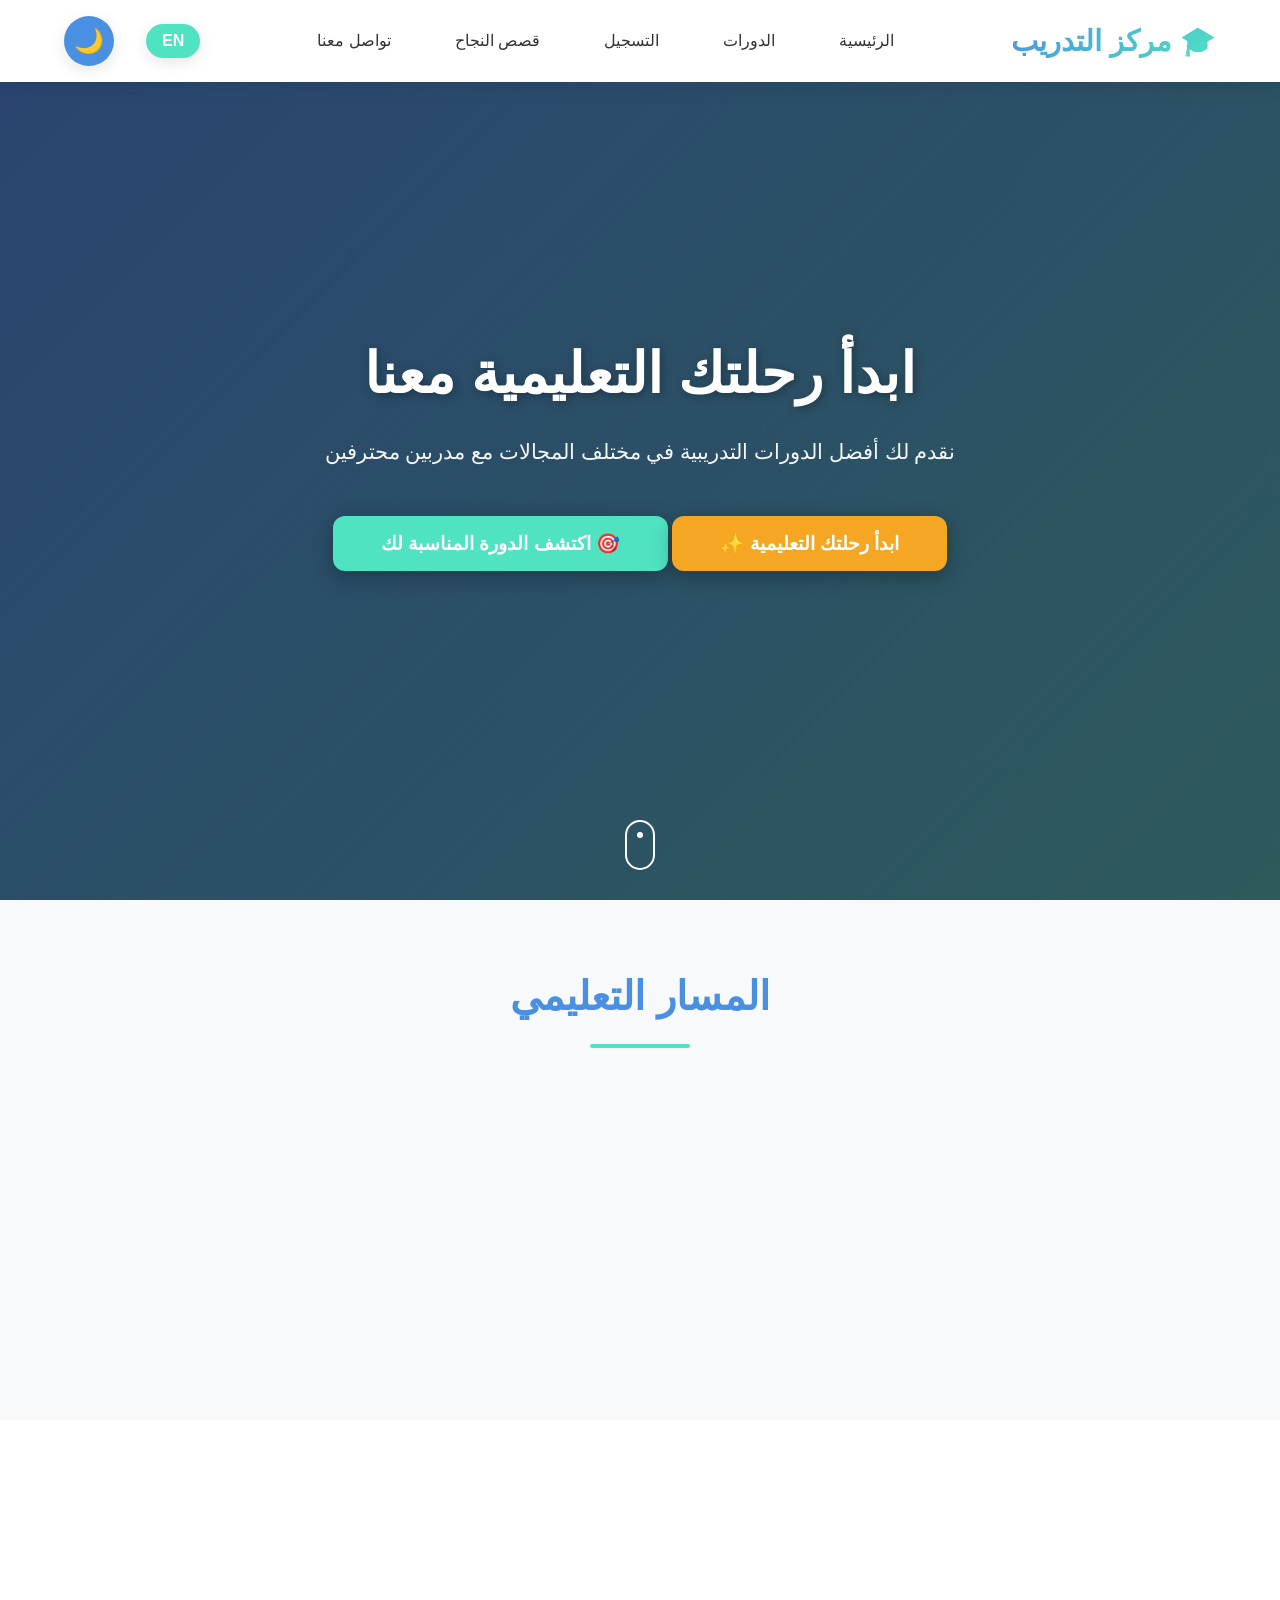
<file: index.html>
<!DOCTYPE html>
<html lang="ar" dir="rtl">
<head>
    <meta charset="UTF-8">
    <meta name="viewport" content="width=device-width, initial-scale=1.0">
    <title>مركز التدريب - ابدأ رحلتك التعليمية</title>
    <link rel="stylesheet" href="css/style.css">
</head>
<body>
    <!-- Navigation Bar -->
    <nav class="navbar">
        <div class="logo">🎓 مركز التدريب</div>
        <ul class="nav-links">
            <li><a href="index.html">الرئيسية</a></li>
            <li><a href="courses.html">الدورات</a></li>
            <li><a href="registration.html">التسجيل</a></li>
            <li><a href="success-stories.html">قصص النجاح</a></li>
            <li><a href="contact.html">تواصل معنا</a></li>
        </ul>
        <button class="theme-toggle" id="themeToggle" aria-label="تبديل الوضع">
            🌙
        </button>
    </nav>

    <!-- Hero Section -->
    <section class="hero">
        <div class="hero-background" style="background: linear-gradient(135deg, #667eea 0%, #764ba2 100%);"></div>
        <div class="hero-overlay"></div>
        <div class="hero-content">
            <h1>ابدأ رحلتك التعليمية معنا</h1>
            <p>نقدم لك أفضل الدورات التدريبية في مختلف المجالات مع مدربين محترفين</p>
            <button class="cta-button" onclick="scrollToSection('courses-section')">
                ابدأ رحلتك التعليمية ✨
            </button>
        </div>
        <div class="scroll-indicator">
            <span></span>
        </div>
    </section>

    <!-- Learning Path Section -->
    <section class="learning-path" id="learning-path">
        <h2 class="section-title">المسار التعليمي</h2>
        <div class="path-steps">
            <div class="path-step fade-in">
                <div class="icon">📝</div>
                <h3>سجل حسابك</h3>
                <p>أنشئ حسابك المجاني وابدأ رحلتك التعليمية في دقائق معدودة</p>
            </div>
            <div class="path-step fade-in">
                <div class="icon">🔍</div>
                <h3>اختر دورتك</h3>
                <p>استكشف مجموعة واسعة من الدورات واختر ما يناسب اهتماماتك وأهدافك</p>
            </div>
            <div class="path-step fade-in">
                <div class="icon">📚</div>
                <h3>تعلم وتطور</h3>
                <p>تعلم من خلال دروس تفاعلية ومشاريع عملية مع دعم مستمر</p>
            </div>
            <div class="path-step fade-in">
                <div class="icon">🏆</div>
                <h3>احصل على الشهادة</h3>
                <p>أكمل الدورة بنجاح واحصل على شهادة معتمدة تعزز مسيرتك المهنية</p>
            </div>
        </div>
    </section>

    <!-- Courses Carousel Section -->
    <section class="courses-section" id="courses-section">
        <h2 class="section-title">دوراتنا المميزة</h2>
        <div class="carousel-container">
            <button class="carousel-nav prev" onclick="moveCarousel(1)">❮</button>
            <div class="carousel" id="coursesCarousel">
                <!-- Course Card 1 -->
                <div class="course-card" onclick="showCourseDetails(1)">
                    <div style="height: 200px; background: linear-gradient(135deg, #667eea 0%, #764ba2 100%); display: flex; align-items: center; justify-content: center; color: white; font-size: 3rem;">
                        💻
                    </div>
                    <div class="course-content">
                        <h3>تطوير الويب الحديث</h3>
                        <div class="course-meta">
                            <span>⏱️ 12 أسبوع</span>
                            <span>📊 متقدم</span>
                        </div>
                        <p>تعلم تطوير تطبيقات الويب باستخدام أحدث التقنيات مثل React و Node.js</p>
                        <div class="course-price">1200 ريال</div>
                        <button class="enroll-btn">سجل الآن</button>
                    </div>
                </div>

                <!-- Course Card 2 -->
                <div class="course-card" onclick="showCourseDetails(2)">
                    <div style="height: 200px; background: linear-gradient(135deg, #f093fb 0%, #f5576c 100%); display: flex; align-items: center; justify-content: center; color: white; font-size: 3rem;">
                        🎨
                    </div>
                    <div class="course-content">
                        <h3>التصميم الجرافيكي</h3>
                        <div class="course-meta">
                            <span>⏱️ 8 أسابيع</span>
                            <span>📊 متوسط</span>
                        </div>
                        <p>أتقن فنون التصميم الجرافيكي باستخدام Adobe Photoshop و Illustrator</p>
                        <div class="course-price">900 ريال</div>
                        <button class="enroll-btn">سجل الآن</button>
                    </div>
                </div>

                <!-- Course Card 3 -->
                <div class="course-card" onclick="showCourseDetails(3)">
                    <div style="height: 200px; background: linear-gradient(135deg, #4facfe 0%, #00f2fe 100%); display: flex; align-items: center; justify-content: center; color: white; font-size: 3rem;">
                        🤖
                    </div>
                    <div class="course-content">
                        <h3>الذكاء الاصطناعي</h3>
                        <div class="course-meta">
                            <span>⏱️ 16 أسبوع</span>
                            <span>📊 متقدم</span>
                        </div>
                        <p>اكتشف عالم الذكاء الاصطناعي والتعلم الآلي مع Python و TensorFlow</p>
                        <div class="course-price">1500 ريال</div>
                        <button class="enroll-btn">سجل الآن</button>
                    </div>
                </div>

                <!-- Course Card 4 -->
                <div class="course-card" onclick="showCourseDetails(4)">
                    <div style="height: 200px; background: linear-gradient(135deg, #fa709a 0%, #fee140 100%); display: flex; align-items: center; justify-content: center; color: white; font-size: 3rem;">
                        📱
                    </div>
                    <div class="course-content">
                        <h3>تطوير تطبيقات الموبايل</h3>
                        <div class="course-meta">
                            <span>⏱️ 10 أسابيع</span>
                            <span>📊 متوسط</span>
                        </div>
                        <p>ابني تطبيقات موبايل احترافية باستخدام React Native و Flutter</p>
                        <div class="course-price">1100 ريال</div>
                        <button class="enroll-btn">سجل الآن</button>
                    </div>
                </div>

                <!-- Course Card 5 -->
                <div class="course-card" onclick="showCourseDetails(5)">
                    <div style="height: 200px; background: linear-gradient(135deg, #a8edea 0%, #fed6e3 100%); display: flex; align-items: center; justify-content: center; color: white; font-size: 3rem;">
                        📊
                    </div>
                    <div class="course-content">
                        <h3>تحليل البيانات</h3>
                        <div class="course-meta">
                            <span>⏱️ 8 أسابيع</span>
                            <span>📊 مبتدئ</span>
                        </div>
                        <p>تعلم تحليل البيانات وإنشاء تقارير تفاعلية باستخدام Excel و Power BI</p>
                        <div class="course-price">800 ريال</div>
                        <button class="enroll-btn">سجل الآن</button>
                    </div>
                </div>

                <!-- Course Card 6 -->
                <div class="course-card" onclick="showCourseDetails(6)">
                    <div style="height: 200px; background: linear-gradient(135deg, #ff9a9e 0%, #fecfef 100%); display: flex; align-items: center; justify-content: center; color: white; font-size: 3rem;">
                        🌐
                    </div>
                    <div class="course-content">
                        <h3>التسويق الرقمي</h3>
                        <div class="course-meta">
                            <span>⏱️ 6 أسابيع</span>
                            <span>📊 مبتدئ</span>
                        </div>
                        <p>أتقن استراتيجيات التسويق الرقمي ووسائل التواصل الاجتماعي</p>
                        <div class="course-price">700 ريال</div>
                        <button class="enroll-btn">سجل الآن</button>
                    </div>
                </div>
            </div>
            <button class="carousel-nav next" onclick="moveCarousel(-1)">❯</button>
        </div>
    </section>

    <!-- Mini Quiz Section -->
    <section class="learning-path" id="quiz-section" style="display: none;">
        <h2 class="section-title">اكتشف الدورة المناسبة لك</h2>
        <div class="quiz-container">
            <div class="quiz-question" id="quizQuestion">
                <h3>ما هو مجال اهتمامك الرئيسي؟</h3>
                <div class="quiz-options">
                    <button class="quiz-option" onclick="handleQuizAnswer('web')">
                        💻 تطوير الويب
                    </button>
                    <button class="quiz-option" onclick="handleQuizAnswer('design')">
                        🎨 التصميم
                    </button>
                    <button class="quiz-option" onclick="handleQuizAnswer('ai')">
                        🤖 الذكاء الاصطناعي
                    </button>
                    <button class="quiz-option" onclick="handleQuizAnswer('mobile')">
                        📱 تطبيقات الموبايل
                    </button>
                    <button class="quiz-option" onclick="handleQuizAnswer('data')">
                        📊 تحليل البيانات
                    </button>
                    <button class="quiz-option" onclick="handleQuizAnswer('marketing')">
                        🌐 التسويق الرقمي
                    </button>
                </div>
            </div>
        </div>
    </section>

    <!-- Live Notification -->
    <div class="live-notification" id="liveNotification">
        <div class="notification-icon">🎉</div>
        <div class="notification-content">
            <p><strong id="studentName">أحمد محمد</strong></p>
            <p>انضم للتو إلى دورة <span id="courseName">تطوير الويب</span></p>
        </div>
    </div>

    <!-- Course Details Modal -->
    <div class="modal" id="courseModal">
        <div class="modal-content">
            <button class="close-modal" onclick="closeModal()">✕</button>
            <div id="courseDetails">
                <!-- Course details will be loaded here -->
            </div>
        </div>
    </div>

    <script src="js/translations.js"></script>
    <script src="js/language-handler.js"></script>
    <script src="js/script.js"></script>
</body>
</html>
</file>
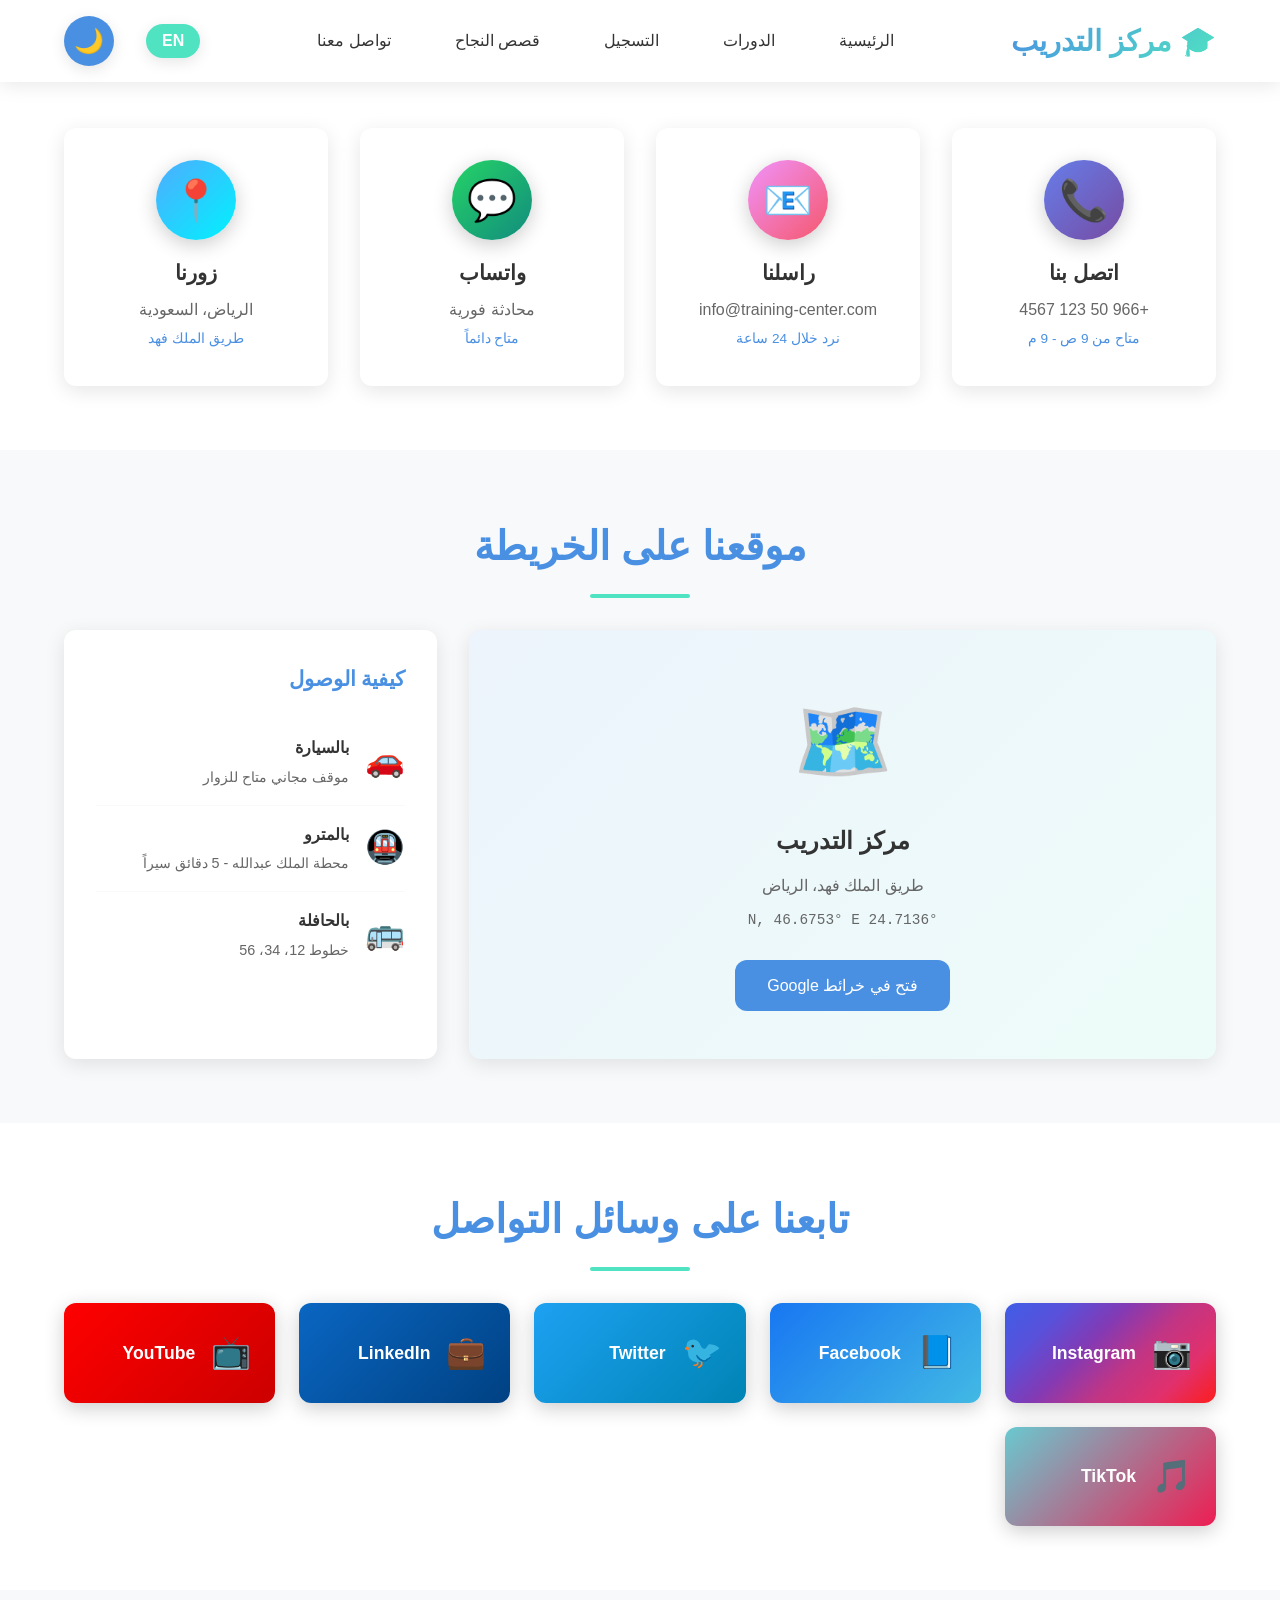
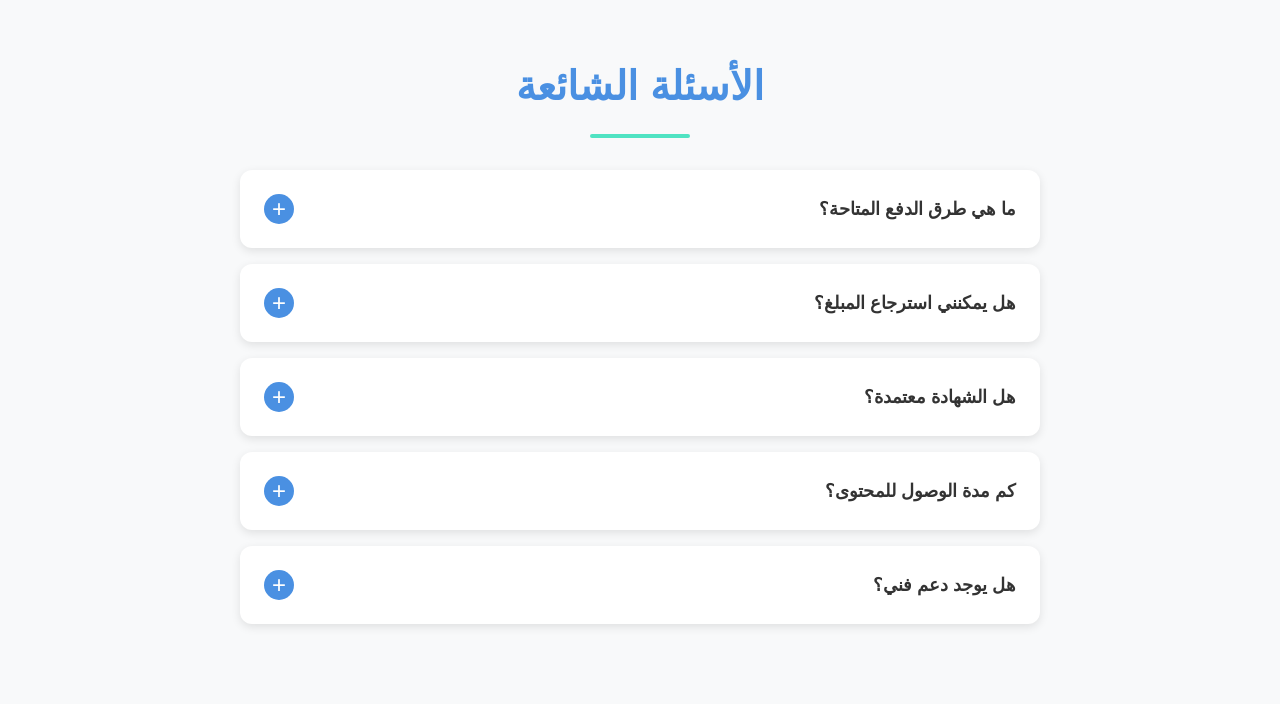
<file: contact.html>
<!DOCTYPE html>
<html lang="ar" dir="rtl">
<head>
    <meta charset="UTF-8">
    <meta name="viewport" content="width=device-width, initial-scale=1.0">
    <title>تواصل معنا - مركز التدريب</title>
    <link rel="stylesheet" href="css/style.css">
    <link rel="stylesheet" href="css/contact.css">
</head>
<body>
    <!-- Navigation Bar -->
    <nav class="navbar">
        <div class="logo">🎓 مركز التدريب</div>
        <ul class="nav-links">
            <li><a href="index.html">الرئيسية</a></li>
            <li><a href="courses.html">الدورات</a></li>
            <li><a href="registration.html">التسجيل</a></li>
            <li><a href="success-stories.html">قصص النجاح</a></li>
            <li><a href="contact.html">تواصل معنا</a></li>
        </ul>
        <button class="theme-toggle" id="themeToggle" aria-label="تبديل الوضع">
            🌙
        </button>
    </nav>

    <!-- Page Header -->
    <section class="page-header">
        <h1>تواصل معنا</h1>
        <p>نحن هنا للإجابة على جميع استفساراتك</p>
    </section>

    <!-- Contact Methods -->
    <section class="contact-methods-section">
        <div class="contact-methods">
            <div class="contact-method-card fade-in" onclick="openContactModal('phone')">
                <div class="method-icon" style="background: linear-gradient(135deg, #667eea 0%, #764ba2 100%);">
                    📞
                </div>
                <h3>اتصل بنا</h3>
                <p>+966 50 123 4567</p>
                <p class="method-time">متاح من 9 ص - 9 م</p>
            </div>

            <div class="contact-method-card fade-in" onclick="openContactModal('email')">
                <div class="method-icon" style="background: linear-gradient(135deg, #f093fb 0%, #f5576c 100%);">
                    📧
                </div>
                <h3>راسلنا</h3>
                <p>info@training-center.com</p>
                <p class="method-time">نرد خلال 24 ساعة</p>
            </div>

            <div class="contact-method-card fade-in" onclick="openWhatsApp()">
                <div class="method-icon" style="background: linear-gradient(135deg, #25D366 0%, #128C7E 100%);">
                    💬
                </div>
                <h3>واتساب</h3>
                <p>محادثة فورية</p>
                <p class="method-time">متاح دائماً</p>
            </div>

            <div class="contact-method-card fade-in" onclick="showLocationOnMap()">
                <div class="method-icon" style="background: linear-gradient(135deg, #4facfe 0%, #00f2fe 100%);">
                    📍
                </div>
                <h3>زورنا</h3>
                <p>الرياض، السعودية</p>
                <p class="method-time">طريق الملك فهد</p>
            </div>
        </div>
    </section>

    <!-- Map Section -->
    <section class="map-section">
        <h2 class="section-title">موقعنا على الخريطة</h2>
        <div class="map-container">
            <div class="interactive-map">
                <div class="map-placeholder">
                    <div class="map-icon">🗺️</div>
                    <h3>مركز التدريب</h3>
                    <p>طريق الملك فهد، الرياض</p>
                    <p class="map-coordinates">24.7136° N, 46.6753° E</p>
                    <button class="map-button" onclick="openInGoogleMaps()">
                        فتح في خرائط Google
                    </button>
                </div>
            </div>
            <div class="map-info">
                <h3>كيفية الوصول</h3>
                <div class="direction-item">
                    <span class="direction-icon">🚗</span>
                    <div>
                        <strong>بالسيارة</strong>
                        <p>موقف مجاني متاح للزوار</p>
                    </div>
                </div>
                <div class="direction-item">
                    <span class="direction-icon">🚇</span>
                    <div>
                        <strong>بالمترو</strong>
                        <p>محطة الملك عبدالله - 5 دقائق سيراً</p>
                    </div>
                </div>
                <div class="direction-item">
                    <span class="direction-icon">🚌</span>
                    <div>
                        <strong>بالحافلة</strong>
                        <p>خطوط 12، 34، 56</p>
                    </div>
                </div>
            </div>
        </div>
    </section>

    <!-- Social Media Section -->
    <section class="social-section">
        <h2 class="section-title">تابعنا على وسائل التواصل</h2>
        <div class="social-links">
            <a href="#" class="social-link" style="background: linear-gradient(135deg, #405DE6, #5851DB, #833AB4, #C13584, #E1306C, #FD1D1D);">
                <span class="social-icon">📷</span>
                <span class="social-name">Instagram</span>
            </a>
            <a href="#" class="social-link" style="background: linear-gradient(135deg, #1877F2, #42B9E4);">
                <span class="social-icon">📘</span>
                <span class="social-name">Facebook</span>
            </a>
            <a href="#" class="social-link" style="background: linear-gradient(135deg, #1DA1F2, #0084B4);">
                <span class="social-icon">🐦</span>
                <span class="social-name">Twitter</span>
            </a>
            <a href="#" class="social-link" style="background: linear-gradient(135deg, #0A66C2, #004182);">
                <span class="social-icon">💼</span>
                <span class="social-name">LinkedIn</span>
            </a>
            <a href="#" class="social-link" style="background: linear-gradient(135deg, #FF0000, #CC0000);">
                <span class="social-icon">📺</span>
                <span class="social-name">YouTube</span>
            </a>
            <a href="#" class="social-link" style="background: linear-gradient(135deg, #69C9D0, #EE1D52);">
                <span class="social-icon">🎵</span>
                <span class="social-name">TikTok</span>
            </a>
        </div>
    </section>

    <!-- FAQ Section -->
    <section class="faq-section">
        <h2 class="section-title">الأسئلة الشائعة</h2>
        <div class="faq-container">
            <div class="faq-item">
                <div class="faq-question" onclick="toggleFAQ(this)">
                    <span>ما هي طرق الدفع المتاحة؟</span>
                    <span class="faq-icon">+</span>
                </div>
                <div class="faq-answer">
                    <p>نوفر عدة طرق للدفع: بطاقات الائتمان، التحويل البنكي، PayPal، وإمكانية الدفع على دفعات.</p>
                </div>
            </div>

            <div class="faq-item">
                <div class="faq-question" onclick="toggleFAQ(this)">
                    <span>هل يمكنني استرجاع المبلغ؟</span>
                    <span class="faq-icon">+</span>
                </div>
                <div class="faq-answer">
                    <p>نعم، نوفر ضمان استرجاع المبلغ خلال 14 يوم من بداية الدورة في حال عدم رضاك.</p>
                </div>
            </div>

            <div class="faq-item">
                <div class="faq-question" onclick="toggleFAQ(this)">
                    <span>هل الشهادة معتمدة؟</span>
                    <span class="faq-icon">+</span>
                </div>
                <div class="faq-answer">
                    <p>نعم، جميع شهاداتنا معتمدة ومعترف بها من قبل المؤسسة العامة للتدريب التقني والمهني.</p>
                </div>
            </div>

            <div class="faq-item">
                <div class="faq-question" onclick="toggleFAQ(this)">
                    <span>كم مدة الوصول للمحتوى؟</span>
                    <span class="faq-icon">+</span>
                </div>
                <div class="faq-answer">
                    <p>بعد التسجيل، ستحصل على وصول غير محدود لمحتوى الدورة مدى الحياة.</p>
                </div>
            </div>

            <div class="faq-item">
                <div class="faq-question" onclick="toggleFAQ(this)">
                    <span>هل يوجد دعم فني؟</span>
                    <span class="faq-icon">+</span>
                </div>
                <div class="faq-answer">
                    <p>نعم، فريق الدعم الفني متاح 24/7 للإجابة على جميع استفساراتك.</p>
                </div>
            </div>
        </div>
    </section>

    <!-- Contact Form Modal -->
    <div class="modal" id="contactModal">
        <div class="modal-content contact-modal-content">
            <button class="close-modal" onclick="closeContactModal()">✕</button>
            <div id="contactFormContainer">
                <h2>تواصل معنا</h2>
                <form id="contactForm" onsubmit="submitContactForm(event)">
                    <div class="form-group">
                        <label for="contactName">الاسم الكامل</label>
                        <input type="text" id="contactName" required>
                    </div>

                    <div class="form-group">
                        <label for="contactEmail">البريد الإلكتروني</label>
                        <input type="email" id="contactEmail" required>
                    </div>

                    <div class="form-group">
                        <label for="contactPhone">رقم الهاتف</label>
                        <input type="tel" id="contactPhone" required>
                    </div>

                    <div class="form-group">
                        <label for="contactSubject">الموضوع</label>
                        <select id="contactSubject" required>
                            <option value="">-- اختر الموضوع --</option>
                            <option value="inquiry">استفسار عام</option>
                            <option value="registration">استفسار عن التسجيل</option>
                            <option value="technical">مشكلة تقنية</option>
                            <option value="complaint">شكوى</option>
                            <option value="suggestion">اقتراح</option>
                        </select>
                    </div>

                    <div class="form-group">
                        <label for="contactMessage">رسالتك</label>
                        <textarea id="contactMessage" rows="5" required></textarea>
                    </div>

                    <button type="submit" class="btn btn-primary">
                        إرسال الرسالة
                    </button>
                </form>
            </div>
        </div>
    </div>

    <script src="js/translations.js"></script>
    <script src="js/language-handler.js"></script>
    <script src="js/script.js"></script>
    <script src="js/contact.js"></script>
</body>
</html>
</file>
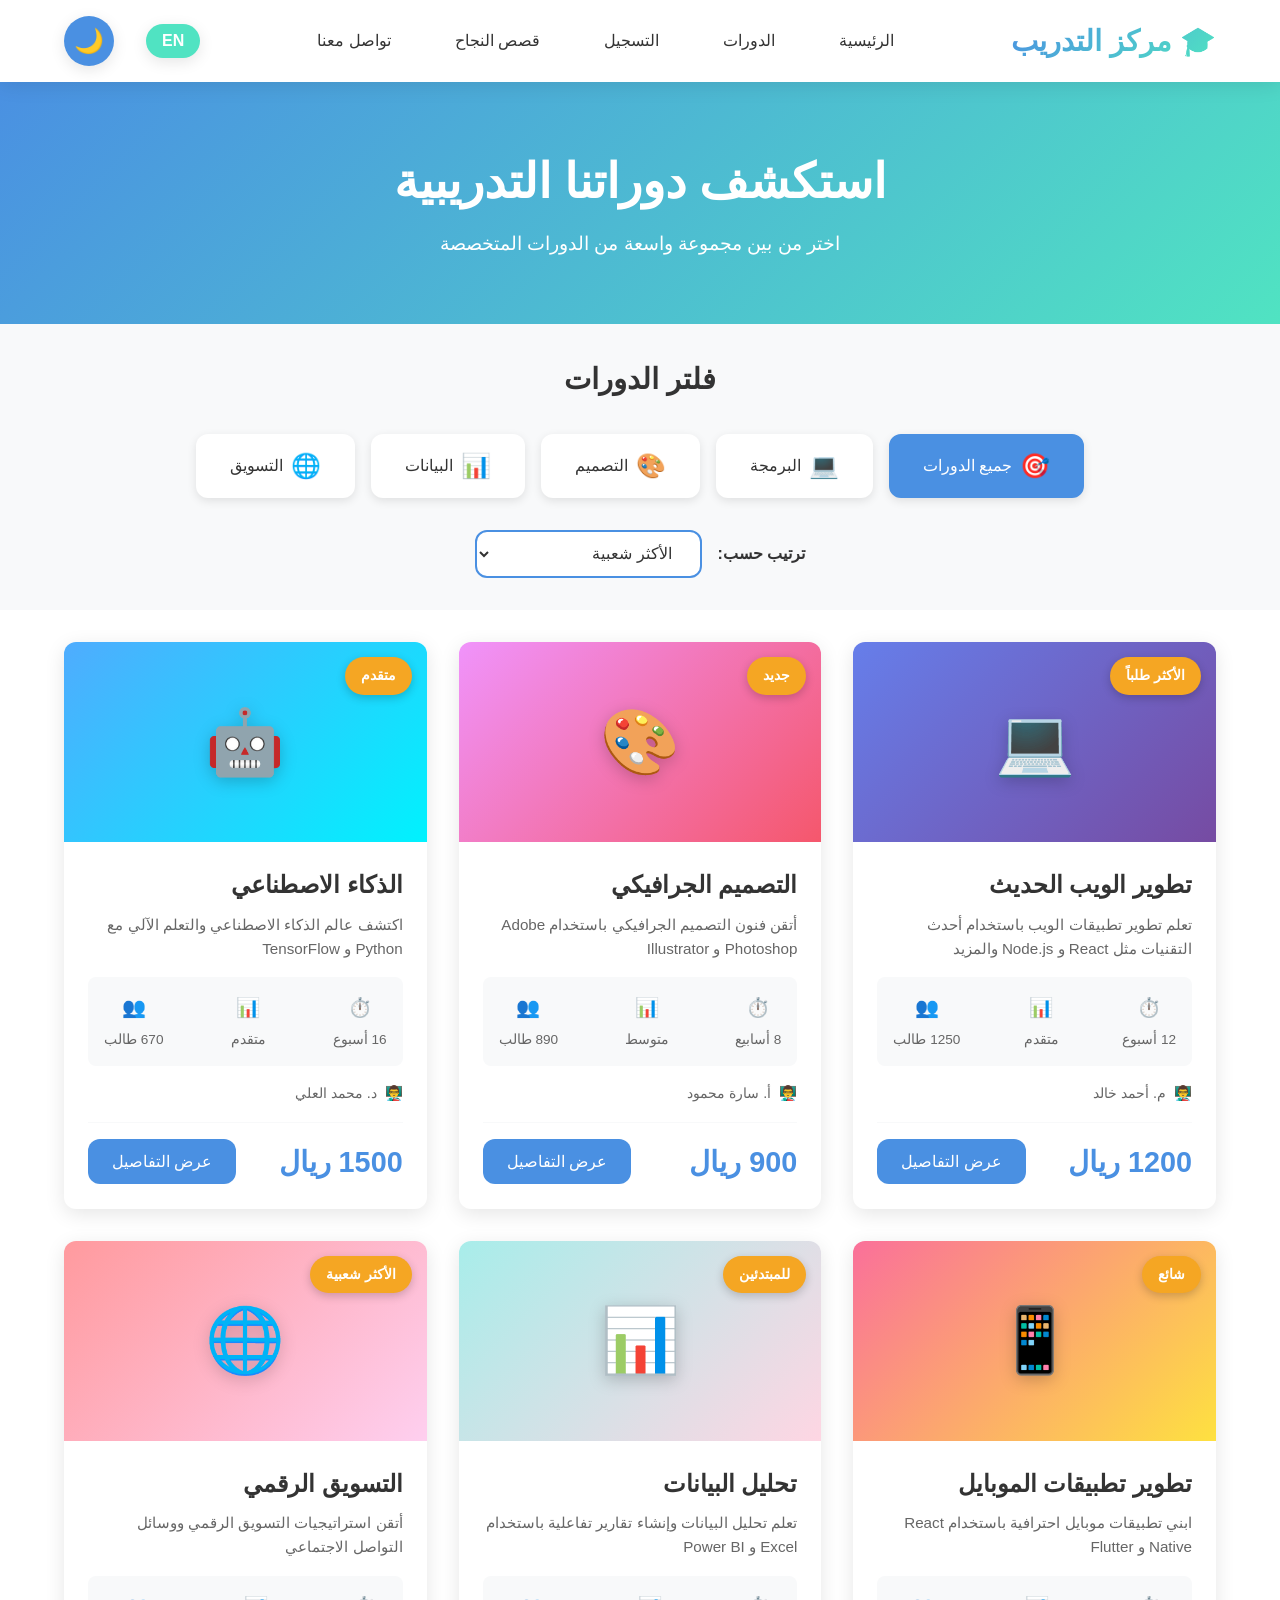
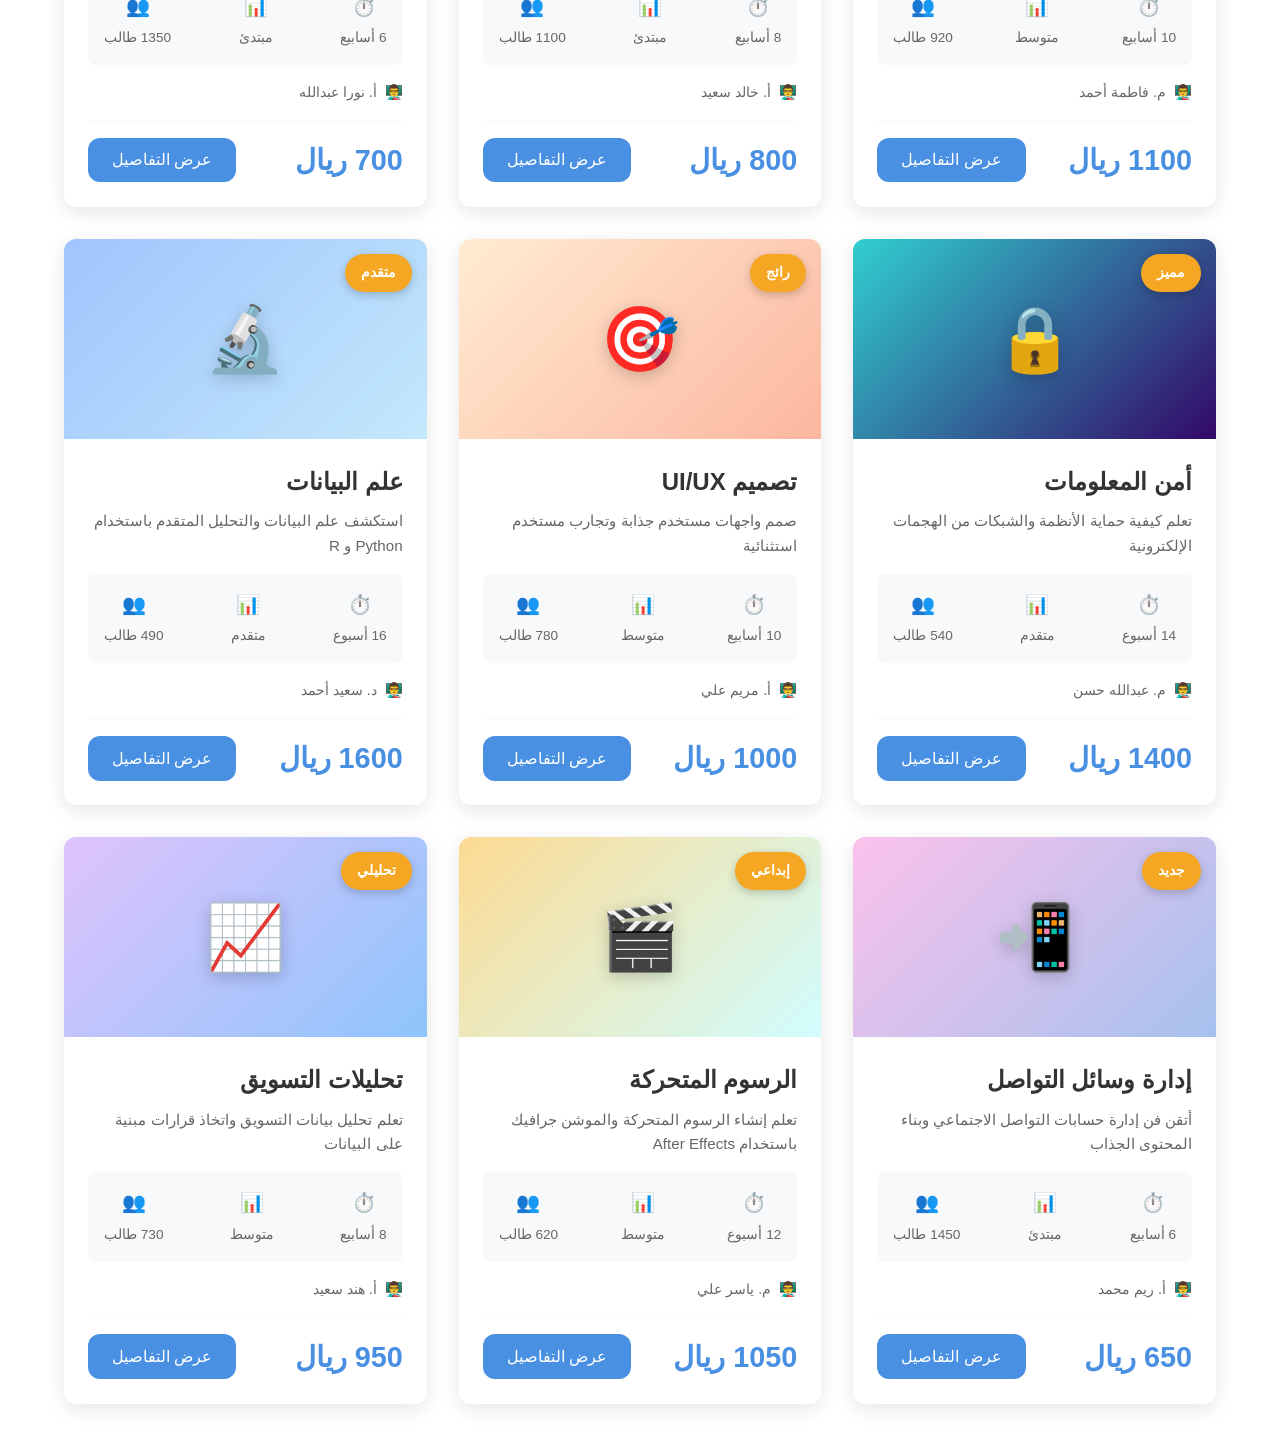
<file: courses.html>
<!DOCTYPE html>
<html lang="ar" dir="rtl">
<head>
    <meta charset="UTF-8">
    <meta name="viewport" content="width=device-width, initial-scale=1.0">
    <title>الدورات الذكية - مركز التدريب</title>
    <link rel="stylesheet" href="css/style.css">
    <link rel="stylesheet" href="css/courses.css">
</head>
<body>
    <!-- Navigation Bar -->
    <nav class="navbar">
        <div class="logo">🎓 مركز التدريب</div>
        <ul class="nav-links">
            <li><a href="index.html">الرئيسية</a></li>
            <li><a href="courses.html">الدورات</a></li>
            <li><a href="registration.html">التسجيل</a></li>
            <li><a href="success-stories.html">قصص النجاح</a></li>
            <li><a href="contact.html">تواصل معنا</a></li>
        </ul>
        <button class="theme-toggle" id="themeToggle" aria-label="تبديل الوضع">
            🌙
        </button>
    </nav>

    <!-- Page Header -->
    <section class="page-header">
        <h1>استكشف دوراتنا التدريبية</h1>
        <p>اختر من بين مجموعة واسعة من الدورات المتخصصة</p>
    </section>

    <!-- Filter Section -->
    <section class="filter-section">
        <h2>فلتر الدورات</h2>
        <div class="filter-container">
            <button class="filter-btn active" data-category="all" onclick="filterCourses('all')">
                <span class="filter-icon">🎯</span>
                <span>جميع الدورات</span>
            </button>
            <button class="filter-btn" data-category="programming" onclick="filterCourses('programming')">
                <span class="filter-icon">💻</span>
                <span>البرمجة</span>
            </button>
            <button class="filter-btn" data-category="design" onclick="filterCourses('design')">
                <span class="filter-icon">🎨</span>
                <span>التصميم</span>
            </button>
            <button class="filter-btn" data-category="data" onclick="filterCourses('data')">
                <span class="filter-icon">📊</span>
                <span>البيانات</span>
            </button>
            <button class="filter-btn" data-category="marketing" onclick="filterCourses('marketing')">
                <span class="filter-icon">🌐</span>
                <span>التسويق</span>
            </button>
        </div>

        <!-- Sort Options -->
        <div class="sort-container">
            <label>ترتيب حسب:</label>
            <select id="sortSelect" onchange="sortCourses(this.value)">
                <option value="popularity">الأكثر شعبية</option>
                <option value="price-low">السعر: من الأقل للأعلى</option>
                <option value="price-high">السعر: من الأعلى للأقل</option>
                <option value="duration">المدة</option>
                <option value="level">المستوى</option>
            </select>
        </div>
    </section>

    <!-- Courses Grid -->
    <section class="courses-grid-section">
        <div class="courses-grid" id="coursesGrid">
            <!-- Course Cards will be generated by JavaScript -->
        </div>

        <div class="no-results" id="noResults" style="display: none;">
            <div class="no-results-icon">🔍</div>
            <h3>لم نجد دورات مطابقة</h3>
            <p>جرب تغيير خيارات الفلترة</p>
        </div>
    </section>

    <!-- Course Details Modal -->
    <div class="modal" id="courseModal">
        <div class="modal-content">
            <button class="close-modal" onclick="closeModal()">✕</button>
            <div id="courseDetails"></div>
        </div>
    </div>

    <script src="js/translations.js"></script>
    <script src="js/language-handler.js"></script>
    <script src="js/script.js"></script>
    <script src="js/courses.js"></script>
</body>
</html>
</file>
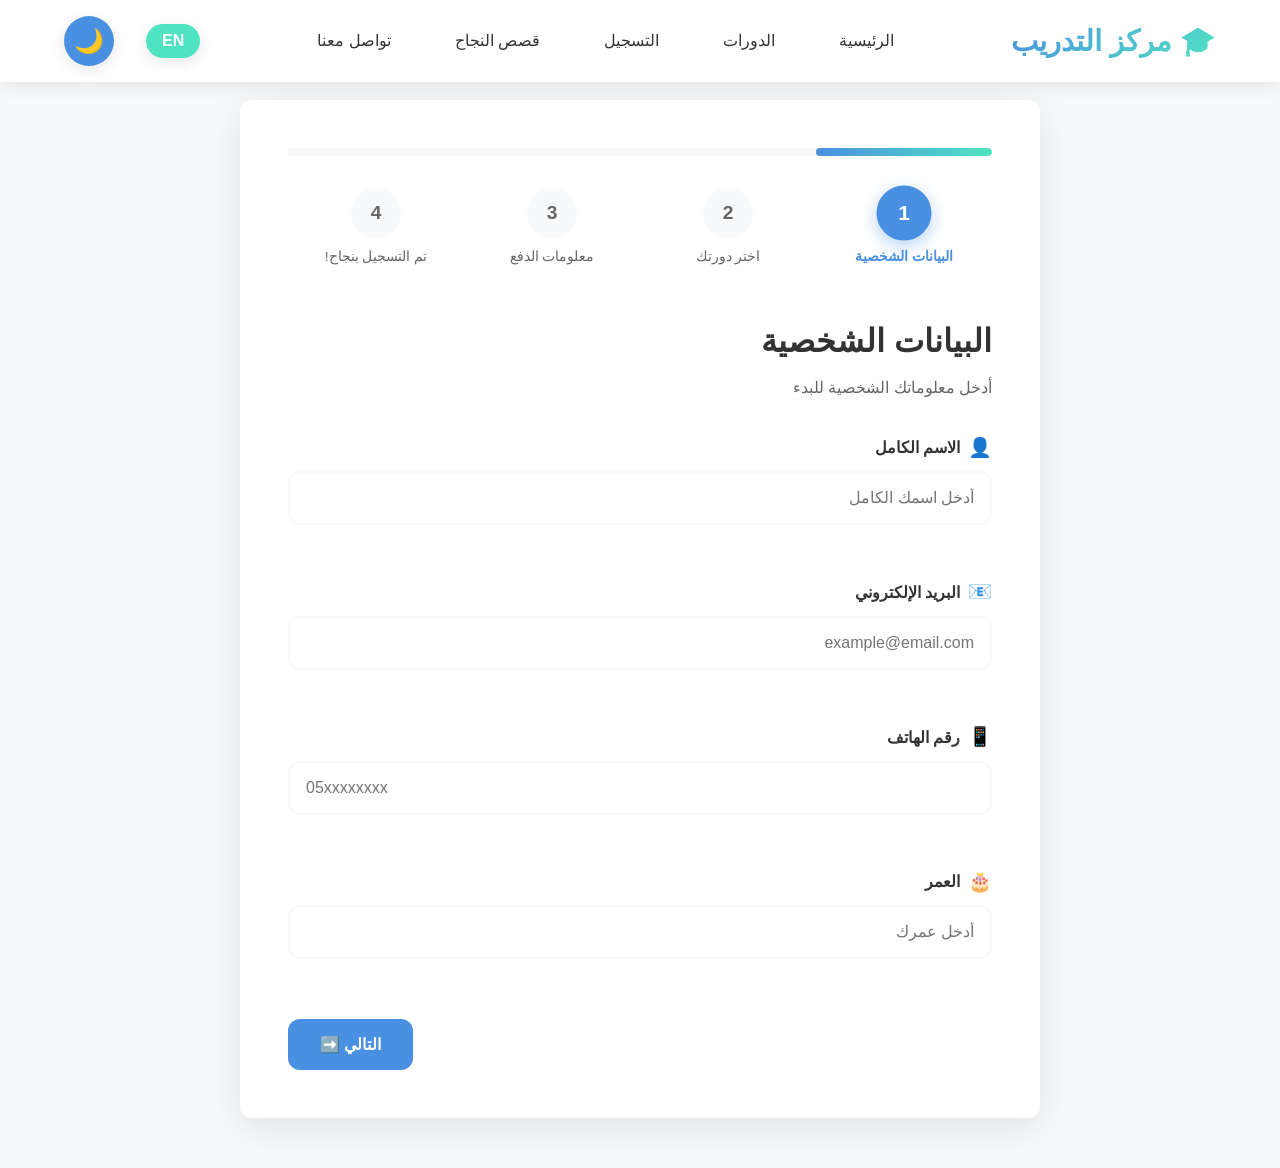
<file: registration.html>
<!DOCTYPE html>
<html lang="ar" dir="rtl">
<head>
    <meta charset="UTF-8">
    <meta name="viewport" content="width=device-width, initial-scale=1.0">
    <title>التسجيل - مركز التدريب</title>
    <link rel="stylesheet" href="css/style.css">
    <link rel="stylesheet" href="css/registration.css">
</head>
<body>
    <!-- Navigation Bar -->
    <nav class="navbar">
        <div class="logo">🎓 مركز التدريب</div>
        <ul class="nav-links">
            <li><a href="index.html">الرئيسية</a></li>
            <li><a href="courses.html">الدورات</a></li>
            <li><a href="registration.html">التسجيل</a></li>
            <li><a href="success-stories.html">قصص النجاح</a></li>
            <li><a href="contact.html">تواصل معنا</a></li>
        </ul>
        <button class="theme-toggle" id="themeToggle" aria-label="تبديل الوضع">
            🌙
        </button>
    </nav>

    <!-- Registration Container -->
    <div class="registration-container">
        <div class="registration-card">
            <!-- Progress Bar -->
            <div class="progress-container">
                <div class="progress-bar">
                    <div class="progress-fill" id="progressFill"></div>
                </div>
                <div class="progress-steps">
                    <div class="progress-step active" data-step="1">
                        <div class="step-circle">1</div>
                        <div class="step-label">البيانات الشخصية</div>
                    </div>
                    <div class="progress-step" data-step="2">
                        <div class="step-circle">2</div>
                        <div class="step-label">اختيار الدورة</div>
                    </div>
                    <div class="progress-step" data-step="3">
                        <div class="step-circle">3</div>
                        <div class="step-label">الدفع</div>
                    </div>
                    <div class="progress-step" data-step="4">
                        <div class="step-circle">4</div>
                        <div class="step-label">التأكيد</div>
                    </div>
                </div>
            </div>

            <!-- Step 1: Personal Info -->
            <div class="form-step active" id="step1">
                <h2>البيانات الشخصية</h2>
                <p class="step-description">أدخل معلوماتك الشخصية للبدء</p>

                <div class="form-group">
                    <label for="fullName">
                        <span class="label-icon">👤</span>
                        الاسم الكامل
                    </label>
                    <input type="text" id="fullName" placeholder="أدخل اسمك الكامل" required>
                    <span class="error-message" id="nameError"></span>
                </div>

                <div class="form-group">
                    <label for="email">
                        <span class="label-icon">📧</span>
                        البريد الإلكتروني
                    </label>
                    <input type="email" id="email" placeholder="example@email.com" required>
                    <span class="error-message" id="emailError"></span>
                </div>

                <div class="form-group">
                    <label for="phone">
                        <span class="label-icon">📱</span>
                        رقم الهاتف
                    </label>
                    <input type="tel" id="phone" placeholder="05xxxxxxxx" required>
                    <span class="error-message" id="phoneError"></span>
                </div>

                <div class="form-group">
                    <label for="age">
                        <span class="label-icon">🎂</span>
                        العمر
                    </label>
                    <input type="number" id="age" placeholder="أدخل عمرك" min="15" max="100" required>
                    <span class="error-message" id="ageError"></span>
                </div>

                <div class="form-navigation">
                    <button class="btn btn-next" onclick="nextStep(1)">
                        التالي ➡️
                    </button>
                </div>
            </div>

            <!-- Step 2: Course Selection -->
            <div class="form-step" id="step2">
                <h2>اختر دورتك</h2>
                <p class="step-description">حدد الدورة التدريبية المناسبة لك</p>

                <div class="form-group">
                    <label for="courseSelect">
                        <span class="label-icon">📚</span>
                        اختر الدورة
                    </label>
                    <select id="courseSelect" required onchange="updateCoursePreview()">
                        <option value="">-- اختر الدورة --</option>
                        <option value="1" data-price="1200">تطوير الويب الحديث - 1200 ريال</option>
                        <option value="2" data-price="900">التصميم الجرافيكي - 900 ريال</option>
                        <option value="3" data-price="1500">الذكاء الاصطناعي - 1500 ريال</option>
                        <option value="4" data-price="1100">تطوير تطبيقات الموبايل - 1100 ريال</option>
                        <option value="5" data-price="800">تحليل البيانات - 800 ريال</option>
                        <option value="6" data-price="700">التسويق الرقمي - 700 ريال</option>
                        <option value="7" data-price="1400">أمن المعلومات - 1400 ريال</option>
                        <option value="8" data-price="1000">تصميم UI/UX - 1000 ريال</option>
                        <option value="9" data-price="1600">علم البيانات - 1600 ريال</option>
                        <option value="10" data-price="650">إدارة وسائل التواصل - 650 ريال</option>
                    </select>
                    <span class="error-message" id="courseError"></span>
                </div>

                <div class="course-preview" id="coursePreview" style="display: none;">
                    <h3>معلومات الدورة المختارة</h3>
                    <div class="preview-details" id="previewDetails"></div>
                </div>

                <div class="form-group">
                    <label for="level">
                        <span class="label-icon">📊</span>
                        مستواك الحالي
                    </label>
                    <select id="level" required>
                        <option value="">-- اختر مستواك --</option>
                        <option value="beginner">مبتدئ - لا توجد خبرة سابقة</option>
                        <option value="intermediate">متوسط - لدي بعض الخبرة</option>
                        <option value="advanced">متقدم - لدي خبرة جيدة</option>
                    </select>
                    <span class="error-message" id="levelError"></span>
                </div>

                <div class="form-group">
                    <label for="goals">
                        <span class="label-icon">🎯</span>
                        ما هي أهدافك من الدورة؟
                    </label>
                    <textarea id="goals" rows="4" placeholder="أخبرنا عن أهدافك وتطلعاتك..." required></textarea>
                    <span class="error-message" id="goalsError"></span>
                </div>

                <div class="form-navigation">
                    <button class="btn btn-prev" onclick="prevStep(2)">
                        ⬅️ السابق
                    </button>
                    <button class="btn btn-next" onclick="nextStep(2)">
                        التالي ➡️
                    </button>
                </div>
            </div>

            <!-- Step 3: Payment -->
            <div class="form-step" id="step3">
                <h2>معلومات الدفع</h2>
                <p class="step-description">اختر طريقة الدفع المناسبة</p>

                <div class="payment-summary">
                    <h3>ملخص الطلب</h3>
                    <div class="summary-item">
                        <span>الدورة المختارة:</span>
                        <strong id="selectedCourseName">-</strong>
                    </div>
                    <div class="summary-item">
                        <span>المبلغ:</span>
                        <strong id="coursePrice">-</strong>
                    </div>
                    <div class="summary-item total">
                        <span>المجموع الكلي:</span>
                        <strong id="totalPrice">-</strong>
                    </div>
                </div>

                <div class="form-group">
                    <label>
                        <span class="label-icon">💳</span>
                        طريقة الدفع
                    </label>
                    <div class="payment-methods">
                        <label class="payment-option">
                            <input type="radio" name="payment" value="credit" checked>
                            <div class="payment-card">
                                <span class="payment-icon">💳</span>
                                <span>بطاقة ائتمانية</span>
                            </div>
                        </label>
                        <label class="payment-option">
                            <input type="radio" name="payment" value="bank">
                            <div class="payment-card">
                                <span class="payment-icon">🏦</span>
                                <span>تحويل بنكي</span>
                            </div>
                        </label>
                        <label class="payment-option">
                            <input type="radio" name="payment" value="paypal">
                            <div class="payment-card">
                                <span class="payment-icon">💰</span>
                                <span>PayPal</span>
                            </div>
                        </label>
                    </div>
                </div>

                <div class="form-group">
                    <label class="checkbox-label">
                        <input type="checkbox" id="terms" required>
                        <span>أوافق على <a href="#" style="color: var(--primary-color);">الشروط والأحكام</a></span>
                    </label>
                    <span class="error-message" id="termsError"></span>
                </div>

                <div class="form-navigation">
                    <button class="btn btn-prev" onclick="prevStep(3)">
                        ⬅️ السابق
                    </button>
                    <button class="btn btn-next" onclick="nextStep(3)">
                        إتمام التسجيل ✨
                    </button>
                </div>
            </div>

            <!-- Step 4: Confirmation -->
            <div class="form-step" id="step4">
                <div class="success-animation">
                    <div class="success-icon">✅</div>
                    <h2>تم التسجيل بنجاح!</h2>
                    <p>مبروك! لقد تم تسجيلك في الدورة بنجاح</p>
                </div>

                <div class="confirmation-details">
                    <h3>تفاصيل التسجيل</h3>
                    <div class="detail-item">
                        <span class="detail-icon">👤</span>
                        <div>
                            <strong>الاسم</strong>
                            <p id="confirmName">-</p>
                        </div>
                    </div>
                    <div class="detail-item">
                        <span class="detail-icon">📧</span>
                        <div>
                            <strong>البريد الإلكتروني</strong>
                            <p id="confirmEmail">-</p>
                        </div>
                    </div>
                    <div class="detail-item">
                        <span class="detail-icon">📚</span>
                        <div>
                            <strong>الدورة</strong>
                            <p id="confirmCourse">-</p>
                        </div>
                    </div>
                    <div class="detail-item">
                        <span class="detail-icon">💰</span>
                        <div>
                            <strong>المبلغ المدفوع</strong>
                            <p id="confirmPrice">-</p>
                        </div>
                    </div>
                </div>

                <div class="next-steps">
                    <h3>الخطوات التالية</h3>
                    <div class="next-step-item">
                        <span class="step-number">1</span>
                        <p>تحقق من بريدك الإلكتروني لرسالة التأكيد</p>
                    </div>
                    <div class="next-step-item">
                        <span class="step-number">2</span>
                        <p>ستتلقى رابط الوصول للدورة خلال 24 ساعة</p>
                    </div>
                    <div class="next-step-item">
                        <span class="step-number">3</span>
                        <p>ابدأ رحلتك التعليمية واستمتع بالتعلم!</p>
                    </div>
                </div>

                <div class="form-navigation">
                    <button class="btn btn-primary" onclick="window.location.href='index.html'">
                        🏠 العودة للرئيسية
                    </button>
                    <button class="btn btn-secondary" onclick="window.location.href='courses.html'">
                        📚 استكشف دورات أخرى
                    </button>
                </div>
            </div>
        </div>
    </div>

    <script src="js/translations.js"></script>
    <script src="js/language-handler.js"></script>
    <script src="js/script.js"></script>
    <script src="js/registration.js"></script>
</body>
</html>
</file>
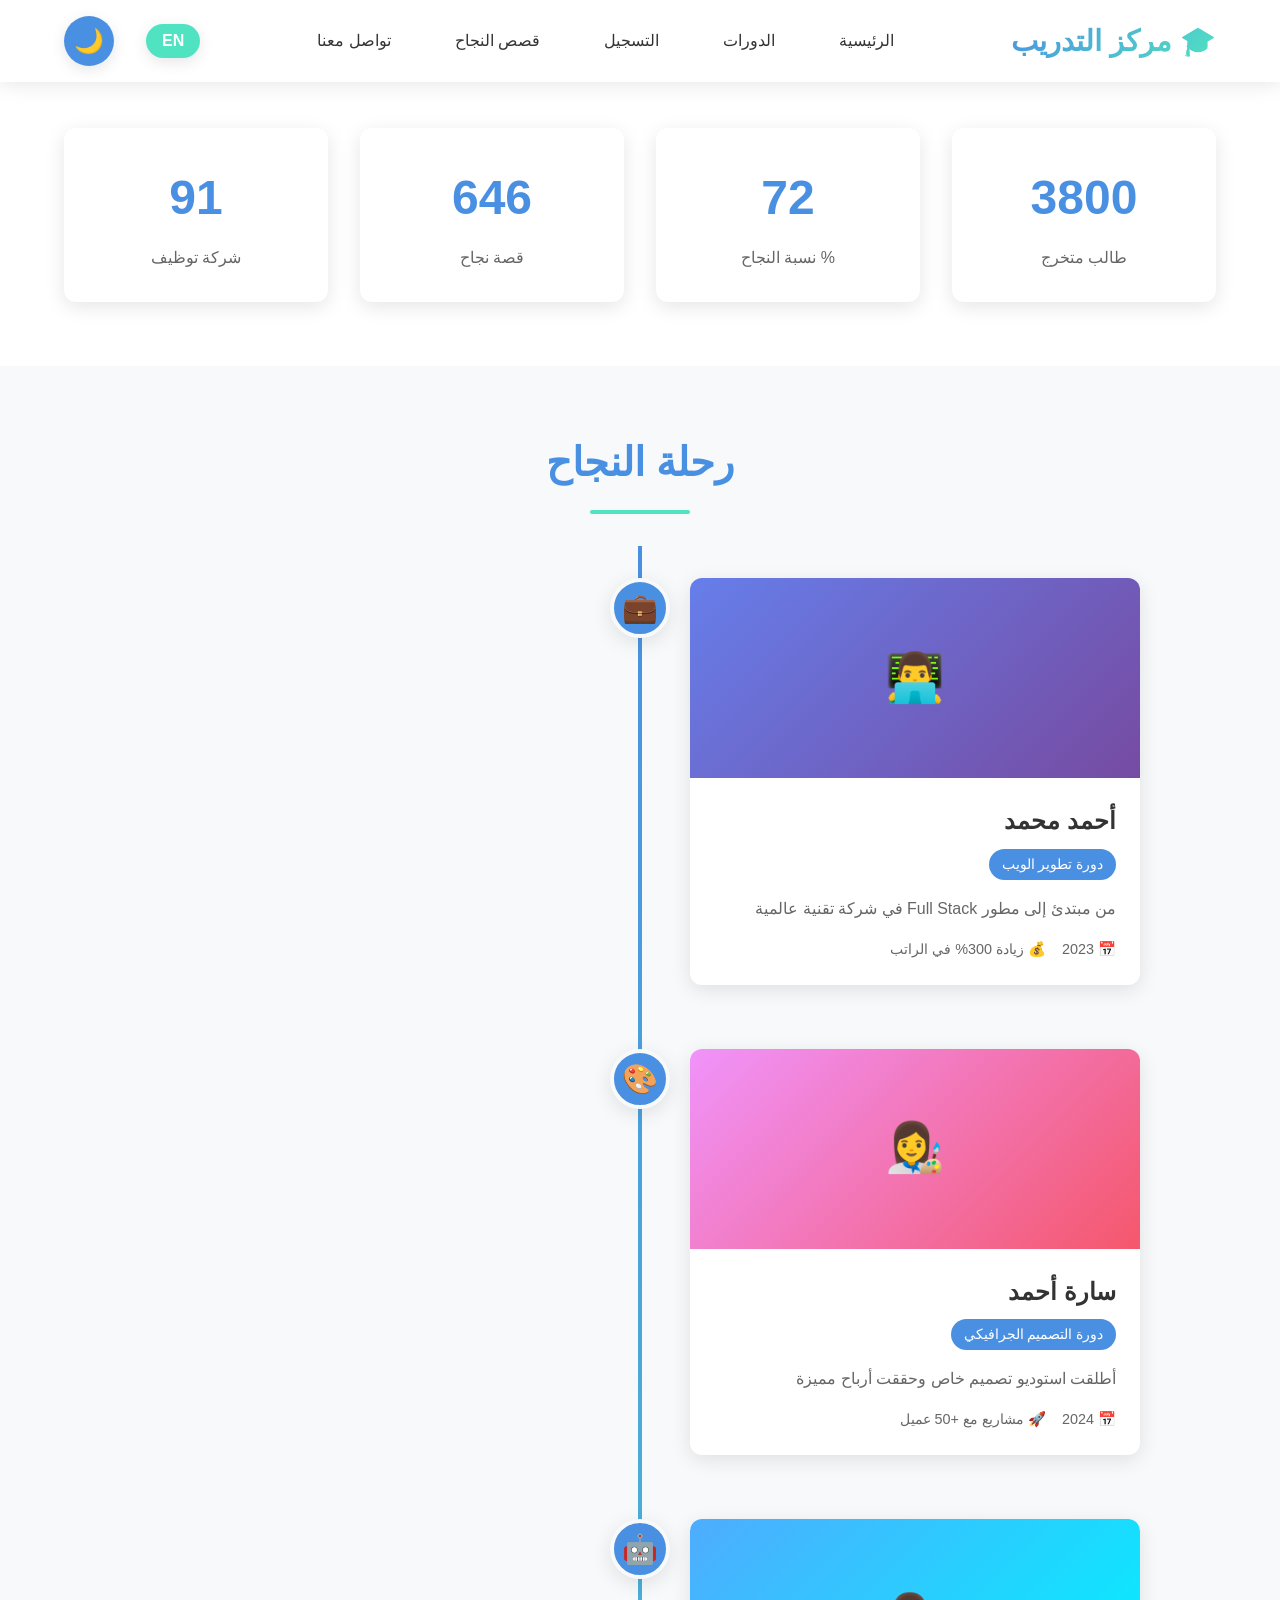
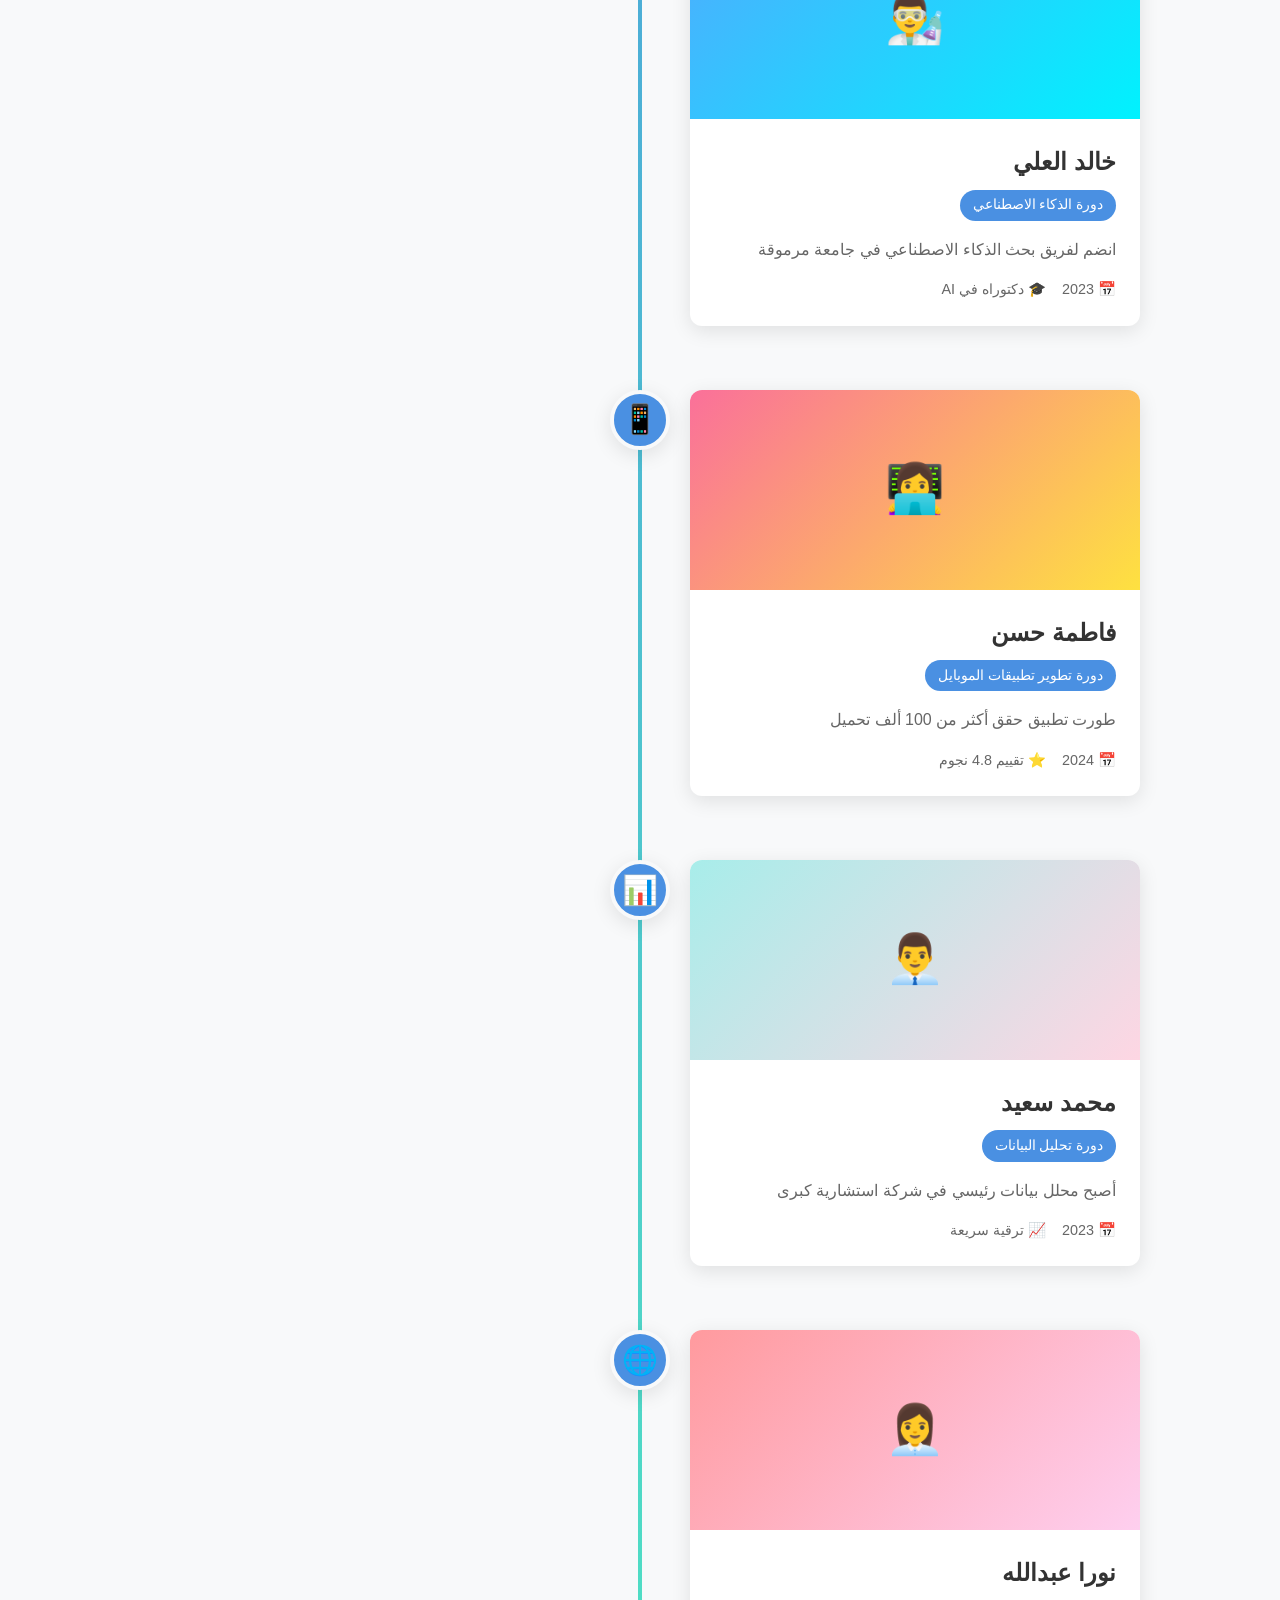
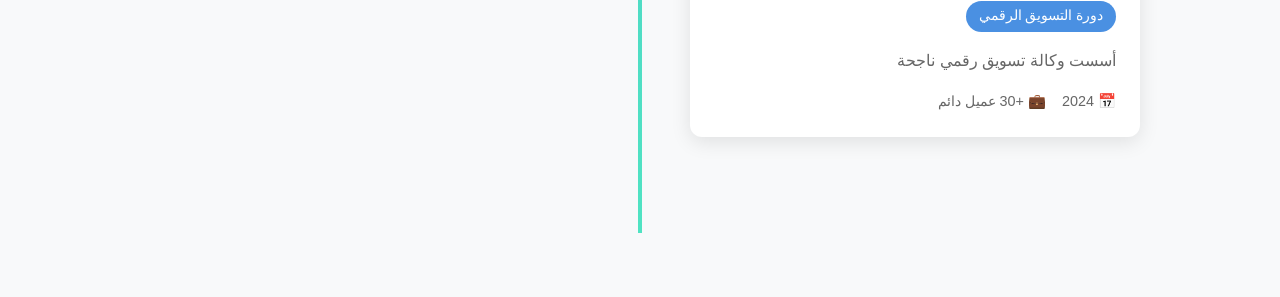
<file: success-stories.html>
<!DOCTYPE html>
<html lang="ar" dir="rtl">
<head>
    <meta charset="UTF-8">
    <meta name="viewport" content="width=device-width, initial-scale=1.0">
    <title>قصص النجاح - مركز التدريب</title>
    <link rel="stylesheet" href="css/style.css">
    <link rel="stylesheet" href="css/success-stories.css">
</head>
<body>
    <!-- Navigation Bar -->
    <nav class="navbar">
        <div class="logo">🎓 مركز التدريب</div>
        <ul class="nav-links">
            <li><a href="index.html">الرئيسية</a></li>
            <li><a href="courses.html">الدورات</a></li>
            <li><a href="registration.html">التسجيل</a></li>
            <li><a href="success-stories.html">قصص النجاح</a></li>
            <li><a href="contact.html">تواصل معنا</a></li>
        </ul>
        <button class="theme-toggle" id="themeToggle" aria-label="تبديل الوضع">
            🌙
        </button>
    </nav>

    <!-- Page Header -->
    <section class="page-header">
        <h1>قصص نجاح ملهمة</h1>
        <p>تعرف على رحلة طلابنا من التعلم إلى النجاح</p>
    </section>

    <!-- Stats Section -->
    <section class="stats-section">
        <div class="stat-card fade-in">
            <div class="stat-number" data-target="5000">0</div>
            <div class="stat-label">طالب متخرج</div>
        </div>
        <div class="stat-card fade-in">
            <div class="stat-number" data-target="95">0</div>
            <div class="stat-label">% نسبة النجاح</div>
        </div>
        <div class="stat-card fade-in">
            <div class="stat-number" data-target="850">0</div>
            <div class="stat-label">قصة نجاح</div>
        </div>
        <div class="stat-card fade-in">
            <div class="stat-number" data-target="120">0</div>
            <div class="stat-label">شركة توظيف</div>
        </div>
    </section>

    <!-- Timeline Section -->
    <section class="timeline-section">
        <h2 class="section-title">رحلة النجاح</h2>
        <div class="timeline">
            <!-- Story 1 -->
            <div class="timeline-item slide-in-right">
                <div class="timeline-marker">
                    <div class="marker-icon">💼</div>
                </div>
                <div class="timeline-content" onclick="openStory(1)">
                    <div class="story-image" style="background: linear-gradient(135deg, #667eea 0%, #764ba2 100%); display: flex; align-items: center; justify-content: center; color: white; font-size: 3rem;">
                        👨‍💻
                    </div>
                    <div class="story-info">
                        <h3>أحمد محمد</h3>
                        <span class="story-course">دورة تطوير الويب</span>
                        <p class="story-excerpt">من مبتدئ إلى مطور Full Stack في شركة تقنية عالمية</p>
                        <div class="story-meta">
                            <span>📅 2023</span>
                            <span>💰 زيادة 300% في الراتب</span>
                        </div>
                    </div>
                </div>
            </div>

            <!-- Story 2 -->
            <div class="timeline-item slide-in-left">
                <div class="timeline-marker">
                    <div class="marker-icon">🎨</div>
                </div>
                <div class="timeline-content" onclick="openStory(2)">
                    <div class="story-image" style="background: linear-gradient(135deg, #f093fb 0%, #f5576c 100%); display: flex; align-items: center; justify-content: center; color: white; font-size: 3rem;">
                        👩‍🎨
                    </div>
                    <div class="story-info">
                        <h3>سارة أحمد</h3>
                        <span class="story-course">دورة التصميم الجرافيكي</span>
                        <p class="story-excerpt">أطلقت استوديو تصميم خاص وحققت أرباح مميزة</p>
                        <div class="story-meta">
                            <span>📅 2024</span>
                            <span>🚀 مشاريع مع +50 عميل</span>
                        </div>
                    </div>
                </div>
            </div>

            <!-- Story 3 -->
            <div class="timeline-item slide-in-right">
                <div class="timeline-marker">
                    <div class="marker-icon">🤖</div>
                </div>
                <div class="timeline-content" onclick="openStory(3)">
                    <div class="story-image" style="background: linear-gradient(135deg, #4facfe 0%, #00f2fe 100%); display: flex; align-items: center; justify-content: center; color: white; font-size: 3rem;">
                        👨‍🔬
                    </div>
                    <div class="story-info">
                        <h3>خالد العلي</h3>
                        <span class="story-course">دورة الذكاء الاصطناعي</span>
                        <p class="story-excerpt">انضم لفريق بحث الذكاء الاصطناعي في جامعة مرموقة</p>
                        <div class="story-meta">
                            <span>📅 2023</span>
                            <span>🎓 دكتوراه في AI</span>
                        </div>
                    </div>
                </div>
            </div>

            <!-- Story 4 -->
            <div class="timeline-item slide-in-left">
                <div class="timeline-marker">
                    <div class="marker-icon">📱</div>
                </div>
                <div class="timeline-content" onclick="openStory(4)">
                    <div class="story-image" style="background: linear-gradient(135deg, #fa709a 0%, #fee140 100%); display: flex; align-items: center; justify-content: center; color: white; font-size: 3rem;">
                        👩‍💻
                    </div>
                    <div class="story-info">
                        <h3>فاطمة حسن</h3>
                        <span class="story-course">دورة تطوير تطبيقات الموبايل</span>
                        <p class="story-excerpt">طورت تطبيق حقق أكثر من 100 ألف تحميل</p>
                        <div class="story-meta">
                            <span>📅 2024</span>
                            <span>⭐ تقييم 4.8 نجوم</span>
                        </div>
                    </div>
                </div>
            </div>

            <!-- Story 5 -->
            <div class="timeline-item slide-in-right">
                <div class="timeline-marker">
                    <div class="marker-icon">📊</div>
                </div>
                <div class="timeline-content" onclick="openStory(5)">
                    <div class="story-image" style="background: linear-gradient(135deg, #a8edea 0%, #fed6e3 100%); display: flex; align-items: center; justify-content: center; color: white; font-size: 3rem;">
                        👨‍💼
                    </div>
                    <div class="story-info">
                        <h3>محمد سعيد</h3>
                        <span class="story-course">دورة تحليل البيانات</span>
                        <p class="story-excerpt">أصبح محلل بيانات رئيسي في شركة استشارية كبرى</p>
                        <div class="story-meta">
                            <span>📅 2023</span>
                            <span>📈 ترقية سريعة</span>
                        </div>
                    </div>
                </div>
            </div>

            <!-- Story 6 -->
            <div class="timeline-item slide-in-left">
                <div class="timeline-marker">
                    <div class="marker-icon">🌐</div>
                </div>
                <div class="timeline-content" onclick="openStory(6)">
                    <div class="story-image" style="background: linear-gradient(135deg, #ff9a9e 0%, #fecfef 100%); display: flex; align-items: center; justify-content: center; color: white; font-size: 3rem;">
                        👩‍💼
                    </div>
                    <div class="story-info">
                        <h3>نورا عبدالله</h3>
                        <span class="story-course">دورة التسويق الرقمي</span>
                        <p class="story-excerpt">أسست وكالة تسويق رقمي ناجحة</p>
                        <div class="story-meta">
                            <span>📅 2024</span>
                            <span>💼 +30 عميل دائم</span>
                        </div>
                    </div>
                </div>
            </div>
        </div>
    </section>

    <!-- Story Modal -->
    <div class="modal" id="storyModal">
        <div class="modal-content story-modal-content">
            <button class="close-modal" onclick="closeStoryModal()">✕</button>
            <div id="storyDetails"></div>
        </div>
    </div>

    <script src="js/translations.js"></script>
    <script src="js/language-handler.js"></script>
    <script src="js/script.js"></script>
    <script src="js/success-stories.js"></script>
</body>
</html>
</file>
<file: css/style.css>
/* ==========================================
   متغيرات الألوان - Light & Dark Mode
   ========================================== */
:root {
    /* Light Mode Colors */
    --primary-color: #4A90E2;
    --secondary-color: #50E3C2;
    --accent-color: #F5A623;
    --bg-color: #FFFFFF;
    --bg-secondary: #F8F9FA;
    --text-color: #333333;
    --text-secondary: #666666;
    --card-bg: #FFFFFF;
    --shadow: rgba(0, 0, 0, 0.1);
    --overlay: rgba(0, 0, 0, 0.5);

    /* Spacing & Sizing */
    --spacing-xs: 0.5rem;
    --spacing-sm: 1rem;
    --spacing-md: 2rem;
    --spacing-lg: 4rem;
    --border-radius: 12px;
    --transition: all 0.3s ease;
}

[data-theme="dark"] {
    /* Dark Mode Colors */
    --primary-color: #5BA3FF;
    --secondary-color: #64EDD2;
    --accent-color: #FFB84D;
    --bg-color: #1A1A2E;
    --bg-secondary: #16213E;
    --text-color: #EAEAEA;
    --text-secondary: #B0B0B0;
    --card-bg: #0F3460;
    --shadow: rgba(0, 0, 0, 0.3);
    --overlay: rgba(0, 0, 0, 0.7);
}

/* ==========================================
   تنسيقات عامة
   ========================================== */
* {
    margin: 0;
    padding: 0;
    box-sizing: border-box;
}

body {
    font-family: 'Segoe UI', Tahoma, Geneva, Verdana, sans-serif;
    background-color: var(--bg-color);
    color: var(--text-color);
    line-height: 1.6;
    direction: rtl;
    text-align: right;
    overflow-x: hidden;
    transition: var(--transition);
}

html {
    scroll-behavior: smooth;
}

a {
    text-decoration: none;
    color: inherit;
}

img {
    max-width: 100%;
    height: auto;
}

/* ==========================================
   Navigation Bar
   ========================================== */
.navbar {
    position: fixed;
    top: 0;
    width: 100%;
    background: var(--card-bg);
    box-shadow: 0 2px 20px var(--shadow);
    padding: 1rem 5%;
    display: flex;
    justify-content: space-between;
    align-items: center;
    z-index: 1000;
    transition: var(--transition);
}

.navbar.scrolled {
    padding: 0.5rem 5%;
    background: var(--bg-secondary);
}

.logo {
    font-size: 1.8rem;
    font-weight: bold;
    background: linear-gradient(135deg, var(--primary-color), var(--secondary-color));
    -webkit-background-clip: text;
    -webkit-text-fill-color: transparent;
    background-clip: text;
}

.nav-links {
    display: flex;
    gap: 2rem;
    list-style: none;
}

.nav-links a {
    position: relative;
    padding: 0.5rem 1rem;
    transition: var(--transition);
}

.nav-links a::after {
    content: '';
    position: absolute;
    bottom: 0;
    right: 50%;
    width: 0;
    height: 2px;
    background: var(--primary-color);
    transition: var(--transition);
}

.nav-links a:hover::after {
    width: 100%;
    right: 0;
}

.theme-toggle {
    background: var(--primary-color);
    border: none;
    color: white;
    width: 50px;
    height: 50px;
    border-radius: 50%;
    cursor: pointer;
    font-size: 1.5rem;
    transition: var(--transition);
    box-shadow: 0 4px 15px var(--shadow);
}

.theme-toggle:hover {
    transform: rotate(180deg) scale(1.1);
}

/* Language Toggle */
.language-toggle {
    background: var(--secondary-color);
    border: none;
    color: white;
    padding: 0.5rem 1rem;
    border-radius: 25px;
    cursor: pointer;
    font-size: 1rem;
    font-weight: bold;
    transition: var(--transition);
    box-shadow: 0 4px 15px var(--shadow);
    margin-left: 1rem;
}

[dir="ltr"] .language-toggle {
    margin-left: 0;
    margin-right: 1rem;
}

.language-toggle:hover {
    transform: scale(1.1);
    background: var(--primary-color);
}

.nav-controls {
    display: flex;
    align-items: center;
    gap: 1rem;
}

/* ==========================================
   Hero Section
   ========================================== */
.hero {
    position: relative;
    height: 100vh;
    display: flex;
    align-items: center;
    justify-content: center;
    overflow: hidden;
    background: linear-gradient(135deg, var(--primary-color), var(--secondary-color));
}

.hero-background {
    position: absolute;
    top: 0;
    left: 0;
    width: 100%;
    height: 100%;
    object-fit: cover;
    opacity: 0.3;
    animation: zoomInOut 20s infinite alternate;
}

@keyframes zoomInOut {
    0% { transform: scale(1); }
    100% { transform: scale(1.1); }
}

.hero-overlay {
    position: absolute;
    top: 0;
    left: 0;
    width: 100%;
    height: 100%;
    background: var(--overlay);
}

.hero-content {
    position: relative;
    z-index: 2;
    text-align: center;
    color: white;
    max-width: 800px;
    padding: 2rem;
    animation: fadeInUp 1s ease;
}

@keyframes fadeInUp {
    from {
        opacity: 0;
        transform: translateY(30px);
    }
    to {
        opacity: 1;
        transform: translateY(0);
    }
}

.hero-content h1 {
    font-size: 3.5rem;
    margin-bottom: 1rem;
    text-shadow: 2px 2px 10px rgba(0, 0, 0, 0.3);
}

.hero-content p {
    font-size: 1.3rem;
    margin-bottom: 2rem;
    opacity: 0.95;
}

.cta-button {
    display: inline-block;
    padding: 1rem 3rem;
    background: var(--accent-color);
    color: white;
    border-radius: var(--border-radius);
    font-size: 1.2rem;
    font-weight: bold;
    transition: var(--transition);
    box-shadow: 0 5px 20px rgba(0, 0, 0, 0.3);
    cursor: pointer;
    border: none;
}

.cta-button:hover {
    transform: translateY(-5px);
    box-shadow: 0 10px 30px rgba(0, 0, 0, 0.4);
}

/* Scroll Indicator */
.scroll-indicator {
    position: absolute;
    bottom: 30px;
    left: 50%;
    transform: translateX(-50%);
    animation: bounce 2s infinite;
}

@keyframes bounce {
    0%, 20%, 50%, 80%, 100% {
        transform: translateX(-50%) translateY(0);
    }
    40% {
        transform: translateX(-50%) translateY(-10px);
    }
    60% {
        transform: translateX(-50%) translateY(-5px);
    }
}

.scroll-indicator span {
    display: block;
    width: 30px;
    height: 50px;
    border: 2px solid white;
    border-radius: 25px;
    position: relative;
}

.scroll-indicator span::before {
    content: '';
    position: absolute;
    top: 10px;
    left: 50%;
    width: 6px;
    height: 6px;
    background: white;
    border-radius: 50%;
    transform: translateX(-50%);
    animation: scroll 2s infinite;
}

@keyframes scroll {
    0% {
        opacity: 1;
        top: 10px;
    }
    100% {
        opacity: 0;
        top: 30px;
    }
}

/* ==========================================
   Learning Path Section
   ========================================== */
.learning-path {
    padding: var(--spacing-lg) 5%;
    background: var(--bg-secondary);
}

.section-title {
    text-align: center;
    font-size: 2.5rem;
    margin-bottom: var(--spacing-md);
    color: var(--primary-color);
    position: relative;
}

.section-title::after {
    content: '';
    display: block;
    width: 100px;
    height: 4px;
    background: var(--secondary-color);
    margin: 1rem auto;
    border-radius: 2px;
}

.path-steps {
    display: grid;
    grid-template-columns: repeat(auto-fit, minmax(250px, 1fr));
    gap: 2rem;
    margin-top: var(--spacing-md);
}

.path-step {
    background: var(--card-bg);
    padding: 2rem;
    border-radius: var(--border-radius);
    text-align: center;
    box-shadow: 0 5px 20px var(--shadow);
    transition: var(--transition);
    opacity: 0;
    transform: translateY(30px);
}

.path-step.animate {
    animation: fadeInUp 0.6s ease forwards;
}

.path-step:hover {
    transform: translateY(-10px);
    box-shadow: 0 10px 30px var(--shadow);
}

.path-step .icon {
    font-size: 3rem;
    color: var(--primary-color);
    margin-bottom: 1rem;
}

.path-step h3 {
    font-size: 1.5rem;
    margin-bottom: 0.5rem;
    color: var(--text-color);
}

.path-step p {
    color: var(--text-secondary);
    font-size: 0.95rem;
}

/* ==========================================
   Courses Carousel
   ========================================== */
.courses-section {
    padding: var(--spacing-lg) 5%;
    background: var(--bg-color);
}

.carousel-container {
    position: relative;
    overflow: hidden;
    margin-top: var(--spacing-md);
}

.carousel {
    display: flex;
    gap: 2rem;
    transition: transform 0.5s ease;
    padding: 1rem 0;
}

.course-card {
    min-width: 350px;
    background: var(--card-bg);
    border-radius: var(--border-radius);
    overflow: hidden;
    box-shadow: 0 5px 20px var(--shadow);
    transition: var(--transition);
    cursor: pointer;
}

.course-card:hover {
    transform: translateY(-10px) scale(1.02);
    box-shadow: 0 15px 40px var(--shadow);
}

.course-image {
    width: 100%;
    height: 200px;
    object-fit: cover;
    transition: var(--transition);
}

.course-card:hover .course-image {
    transform: scale(1.1);
}

.course-content {
    padding: 1.5rem;
}

.course-content h3 {
    font-size: 1.4rem;
    margin-bottom: 0.5rem;
    color: var(--text-color);
}

.course-meta {
    display: flex;
    justify-content: space-between;
    margin: 1rem 0;
    color: var(--text-secondary);
    font-size: 0.9rem;
}

.course-meta span {
    display: flex;
    align-items: center;
    gap: 0.3rem;
}

.course-price {
    font-size: 1.5rem;
    color: var(--primary-color);
    font-weight: bold;
    margin-bottom: 1rem;
}

.enroll-btn {
    width: 100%;
    padding: 0.8rem;
    background: var(--primary-color);
    color: white;
    border: none;
    border-radius: var(--border-radius);
    font-size: 1rem;
    cursor: pointer;
    transition: var(--transition);
}

.enroll-btn:hover {
    background: var(--secondary-color);
    transform: translateY(-2px);
}

.carousel-nav {
    position: absolute;
    top: 50%;
    transform: translateY(-50%);
    background: var(--primary-color);
    color: white;
    border: none;
    width: 50px;
    height: 50px;
    border-radius: 50%;
    font-size: 1.5rem;
    cursor: pointer;
    transition: var(--transition);
    box-shadow: 0 4px 15px var(--shadow);
}

.carousel-nav:hover {
    background: var(--secondary-color);
    transform: translateY(-50%) scale(1.1);
}

.carousel-nav.prev {
    right: 10px;
}

.carousel-nav.next {
    left: 10px;
}

/* ==========================================
   Live Notifications
   ========================================== */
.live-notification {
    position: fixed;
    bottom: 30px;
    right: 30px;
    background: var(--card-bg);
    padding: 1rem 1.5rem;
    border-radius: var(--border-radius);
    box-shadow: 0 5px 20px var(--shadow);
    display: flex;
    align-items: center;
    gap: 1rem;
    z-index: 999;
    transform: translateX(400px);
    transition: var(--transition);
}

.live-notification.show {
    transform: translateX(0);
}

.notification-icon {
    width: 40px;
    height: 40px;
    border-radius: 50%;
    background: var(--primary-color);
    display: flex;
    align-items: center;
    justify-content: center;
    color: white;
    font-size: 1.2rem;
}

.notification-content p {
    margin: 0;
    font-size: 0.9rem;
}

.notification-content strong {
    color: var(--primary-color);
}

/* ==========================================
   Modal/Popup
   ========================================== */
.modal {
    display: none;
    position: fixed;
    top: 0;
    left: 0;
    width: 100%;
    height: 100%;
    background: var(--overlay);
    z-index: 2000;
    align-items: center;
    justify-content: center;
    animation: fadeIn 0.3s ease;
}

.modal.active {
    display: flex;
}

@keyframes fadeIn {
    from { opacity: 0; }
    to { opacity: 1; }
}

.modal-content {
    background: var(--card-bg);
    padding: 2rem;
    border-radius: var(--border-radius);
    max-width: 600px;
    width: 90%;
    max-height: 80vh;
    overflow-y: auto;
    position: relative;
    animation: slideUp 0.3s ease;
}

@keyframes slideUp {
    from {
        transform: translateY(50px);
        opacity: 0;
    }
    to {
        transform: translateY(0);
        opacity: 1;
    }
}

.close-modal {
    position: absolute;
    top: 1rem;
    left: 1rem;
    background: var(--accent-color);
    color: white;
    border: none;
    width: 35px;
    height: 35px;
    border-radius: 50%;
    cursor: pointer;
    font-size: 1.2rem;
    transition: var(--transition);
}

.close-modal:hover {
    transform: rotate(90deg);
    background: #e74c3c;
}

/* ==========================================
   Responsive Design
   ========================================== */
@media (max-width: 768px) {
    .hero-content h1 {
        font-size: 2rem;
    }

    .hero-content p {
        font-size: 1rem;
    }

    .nav-links {
        display: none;
    }

    .path-steps {
        grid-template-columns: 1fr;
    }

    .course-card {
        min-width: 280px;
    }

    .section-title {
        font-size: 1.8rem;
    }
}

/* ==========================================
   Scroll Animations
   ========================================== */
.fade-in {
    opacity: 0;
    transform: translateY(30px);
    transition: opacity 0.6s ease, transform 0.6s ease;
}

.fade-in.visible {
    opacity: 1;
    transform: translateY(0);
}

.slide-in-left {
    opacity: 0;
    transform: translateX(-50px);
    transition: opacity 0.6s ease, transform 0.6s ease;
}

.slide-in-left.visible {
    opacity: 1;
    transform: translateX(0);
}

.slide-in-right {
    opacity: 0;
    transform: translateX(50px);
    transition: opacity 0.6s ease, transform 0.6s ease;
}

.slide-in-right.visible {
    opacity: 1;
    transform: translateX(0);
}
</file>
<file: css/contact.css>
/* ==========================================
   Contact Methods Section
   ========================================== */
.contact-methods-section {
    padding: var(--spacing-lg) 5%;
    background: var(--bg-color);
}

.contact-methods {
    display: grid;
    grid-template-columns: repeat(auto-fit, minmax(250px, 1fr));
    gap: 2rem;
    max-width: 1200px;
    margin: 0 auto;
}

.contact-method-card {
    background: var(--card-bg);
    padding: 2rem;
    border-radius: var(--border-radius);
    text-align: center;
    box-shadow: 0 5px 20px var(--shadow);
    transition: var(--transition);
    cursor: pointer;
}

.contact-method-card:hover {
    transform: translateY(-10px);
    box-shadow: 0 15px 40px var(--shadow);
}

.method-icon {
    width: 80px;
    height: 80px;
    margin: 0 auto 1rem;
    border-radius: 50%;
    display: flex;
    align-items: center;
    justify-content: center;
    font-size: 2.5rem;
    color: white;
    box-shadow: 0 5px 20px rgba(0, 0, 0, 0.2);
}

.contact-method-card h3 {
    color: var(--text-color);
    margin-bottom: 0.5rem;
    font-size: 1.3rem;
}

.contact-method-card p {
    color: var(--text-secondary);
    margin: 0.3rem 0;
}

.method-time {
    font-size: 0.85rem !important;
    color: var(--primary-color) !important;
}

/* ==========================================
   Map Section
   ========================================== */
.map-section {
    padding: var(--spacing-lg) 5%;
    background: var(--bg-secondary);
}

.map-container {
    display: grid;
    grid-template-columns: 2fr 1fr;
    gap: 2rem;
    max-width: 1200px;
    margin: 0 auto;
}

.interactive-map {
    background: var(--card-bg);
    border-radius: var(--border-radius);
    overflow: hidden;
    box-shadow: 0 5px 20px var(--shadow);
    min-height: 400px;
}

.map-placeholder {
    height: 100%;
    display: flex;
    flex-direction: column;
    align-items: center;
    justify-content: center;
    padding: 3rem;
    text-align: center;
    background: linear-gradient(135deg, rgba(74, 144, 226, 0.1), rgba(80, 227, 194, 0.1));
}

.map-icon {
    font-size: 5rem;
    margin-bottom: 1rem;
}

.map-placeholder h3 {
    color: var(--text-color);
    font-size: 1.5rem;
    margin-bottom: 0.5rem;
}

.map-placeholder p {
    color: var(--text-secondary);
    margin: 0.3rem 0;
}

.map-coordinates {
    font-family: monospace;
    font-size: 0.9rem;
    color: var(--primary-color);
    margin-top: 1rem;
}

.map-button {
    margin-top: 1.5rem;
    padding: 1rem 2rem;
    background: var(--primary-color);
    color: white;
    border: none;
    border-radius: var(--border-radius);
    font-size: 1rem;
    cursor: pointer;
    transition: var(--transition);
}

.map-button:hover {
    background: var(--secondary-color);
    transform: translateY(-3px);
    box-shadow: 0 5px 15px rgba(74, 144, 226, 0.4);
}

.map-info {
    background: var(--card-bg);
    padding: 2rem;
    border-radius: var(--border-radius);
    box-shadow: 0 5px 20px var(--shadow);
}

.map-info h3 {
    color: var(--primary-color);
    margin-bottom: 1.5rem;
    font-size: 1.3rem;
}

.direction-item {
    display: flex;
    gap: 1rem;
    padding: 1rem 0;
    border-bottom: 1px solid var(--bg-secondary);
}

.direction-item:last-child {
    border-bottom: none;
}

.direction-icon {
    font-size: 2rem;
}

.direction-item strong {
    display: block;
    color: var(--text-color);
    margin-bottom: 0.3rem;
}

.direction-item p {
    color: var(--text-secondary);
    margin: 0;
    font-size: 0.9rem;
}

/* ==========================================
   Social Media Section
   ========================================== */
.social-section {
    padding: var(--spacing-lg) 5%;
    background: var(--bg-color);
}

.social-links {
    display: grid;
    grid-template-columns: repeat(auto-fit, minmax(200px, 1fr));
    gap: 1.5rem;
    max-width: 1200px;
    margin: 0 auto;
}

.social-link {
    display: flex;
    align-items: center;
    gap: 1rem;
    padding: 1.5rem;
    border-radius: var(--border-radius);
    color: white;
    text-decoration: none;
    transition: var(--transition);
    box-shadow: 0 5px 20px rgba(0, 0, 0, 0.2);
}

.social-link:hover {
    transform: translateY(-5px) scale(1.05);
    box-shadow: 0 10px 30px rgba(0, 0, 0, 0.3);
}

.social-icon {
    font-size: 2rem;
}

.social-name {
    font-size: 1.1rem;
    font-weight: bold;
}

/* ==========================================
   FAQ Section
   ========================================== */
.faq-section {
    padding: var(--spacing-lg) 5%;
    background: var(--bg-secondary);
}

.faq-container {
    max-width: 800px;
    margin: 0 auto;
}

.faq-item {
    background: var(--card-bg);
    margin-bottom: 1rem;
    border-radius: var(--border-radius);
    overflow: hidden;
    box-shadow: 0 3px 10px var(--shadow);
    transition: var(--transition);
}

.faq-item:hover {
    box-shadow: 0 5px 20px var(--shadow);
}

.faq-question {
    display: flex;
    justify-content: space-between;
    align-items: center;
    padding: 1.5rem;
    cursor: pointer;
    transition: var(--transition);
}

.faq-question:hover {
    background: var(--bg-secondary);
}

.faq-question span:first-child {
    color: var(--text-color);
    font-weight: 600;
    font-size: 1.1rem;
}

.faq-icon {
    width: 30px;
    height: 30px;
    display: flex;
    align-items: center;
    justify-content: center;
    background: var(--primary-color);
    color: white;
    border-radius: 50%;
    font-size: 1.5rem;
    transition: var(--transition);
}

.faq-item.active .faq-icon {
    transform: rotate(45deg);
}

.faq-answer {
    max-height: 0;
    overflow: hidden;
    transition: max-height 0.3s ease;
}

.faq-item.active .faq-answer {
    max-height: 300px;
}

.faq-answer p {
    padding: 0 1.5rem 1.5rem;
    color: var(--text-secondary);
    line-height: 1.6;
    margin: 0;
}

/* ==========================================
   Contact Form Modal
   ========================================== */
.contact-modal-content {
    max-width: 600px;
}

#contactFormContainer h2 {
    color: var(--primary-color);
    margin-bottom: 2rem;
    text-align: center;
    font-size: 2rem;
}

#contactForm .form-group {
    margin-bottom: 1.5rem;
}

#contactForm label {
    display: block;
    margin-bottom: 0.5rem;
    color: var(--text-color);
    font-weight: 600;
}

#contactForm input,
#contactForm select,
#contactForm textarea {
    width: 100%;
    padding: 1rem;
    border: 2px solid var(--bg-secondary);
    border-radius: var(--border-radius);
    background: var(--bg-color);
    color: var(--text-color);
    font-size: 1rem;
    transition: var(--transition);
    font-family: inherit;
}

#contactForm input:focus,
#contactForm select:focus,
#contactForm textarea:focus {
    outline: none;
    border-color: var(--primary-color);
    box-shadow: 0 0 0 3px rgba(74, 144, 226, 0.1);
}

#contactForm textarea {
    resize: vertical;
}

#contactForm .btn-primary {
    width: 100%;
    padding: 1rem;
    background: var(--primary-color);
    color: white;
    border: none;
    border-radius: var(--border-radius);
    font-size: 1.1rem;
    font-weight: bold;
    cursor: pointer;
    transition: var(--transition);
}

#contactForm .btn-primary:hover {
    background: var(--secondary-color);
    transform: translateY(-3px);
    box-shadow: 0 5px 15px rgba(74, 144, 226, 0.4);
}

/* ==========================================
   Success Message
   ========================================== */
.success-message {
    text-align: center;
    padding: 3rem 2rem;
}

.success-message-icon {
    font-size: 5rem;
    margin-bottom: 1rem;
    animation: bounceIn 0.8s ease;
}

.success-message h3 {
    color: var(--primary-color);
    margin-bottom: 1rem;
    font-size: 1.8rem;
}

.success-message p {
    color: var(--text-secondary);
    line-height: 1.6;
}

/* ==========================================
   Responsive Design
   ========================================== */
@media (max-width: 768px) {
    .contact-methods {
        grid-template-columns: 1fr;
    }

    .map-container {
        grid-template-columns: 1fr;
    }

    .social-links {
        grid-template-columns: 1fr;
    }

    .method-icon {
        width: 60px;
        height: 60px;
        font-size: 2rem;
    }

    .map-placeholder {
        min-height: 300px;
        padding: 2rem;
    }

    .map-icon {
        font-size: 3rem;
    }
}
</file>
<file: css/courses.css>
/* ==========================================
   Page Header
   ========================================== */
.page-header {
    margin-top: 80px;
    padding: var(--spacing-lg) 5%;
    background: linear-gradient(135deg, var(--primary-color), var(--secondary-color));
    text-align: center;
    color: white;
}

.page-header h1 {
    font-size: 3rem;
    margin-bottom: 0.5rem;
    animation: fadeInUp 0.6s ease;
}

.page-header p {
    font-size: 1.2rem;
    opacity: 0.9;
    animation: fadeInUp 0.6s ease 0.2s both;
}

/* ==========================================
   Filter Section
   ========================================== */
.filter-section {
    padding: var(--spacing-md) 5%;
    background: var(--bg-secondary);
}

.filter-section h2 {
    text-align: center;
    color: var(--text-color);
    margin-bottom: var(--spacing-md);
    font-size: 1.8rem;
}

.filter-container {
    display: flex;
    justify-content: center;
    gap: 1rem;
    flex-wrap: wrap;
    margin-bottom: 2rem;
}

.filter-btn {
    display: flex;
    align-items: center;
    gap: 0.5rem;
    padding: 1rem 2rem;
    background: var(--card-bg);
    border: 2px solid transparent;
    border-radius: var(--border-radius);
    cursor: pointer;
    transition: var(--transition);
    font-size: 1rem;
    color: var(--text-color);
    box-shadow: 0 3px 10px var(--shadow);
}

.filter-btn:hover {
    transform: translateY(-3px);
    box-shadow: 0 6px 20px var(--shadow);
    border-color: var(--primary-color);
}

.filter-btn.active {
    background: var(--primary-color);
    color: white;
    border-color: var(--primary-color);
}

.filter-icon {
    font-size: 1.5rem;
}

.sort-container {
    display: flex;
    justify-content: center;
    align-items: center;
    gap: 1rem;
}

.sort-container label {
    color: var(--text-color);
    font-weight: bold;
}

.sort-container select {
    padding: 0.8rem 1.5rem;
    border: 2px solid var(--primary-color);
    border-radius: var(--border-radius);
    background: var(--card-bg);
    color: var(--text-color);
    font-size: 1rem;
    cursor: pointer;
    transition: var(--transition);
}

.sort-container select:focus {
    outline: none;
    box-shadow: 0 0 0 3px rgba(74, 144, 226, 0.2);
}

/* ==========================================
   Courses Grid
   ========================================== */
.courses-grid-section {
    padding: var(--spacing-md) 5%;
    background: var(--bg-color);
    min-height: 400px;
}

.courses-grid {
    display: grid;
    grid-template-columns: repeat(auto-fill, minmax(320px, 1fr));
    gap: 2rem;
    animation: fadeIn 0.6s ease;
}

.course-card-full {
    background: var(--card-bg);
    border-radius: var(--border-radius);
    overflow: hidden;
    box-shadow: 0 5px 20px var(--shadow);
    transition: var(--transition);
    cursor: pointer;
    position: relative;
}

.course-card-full::before {
    content: '';
    position: absolute;
    top: 0;
    left: 0;
    width: 100%;
    height: 100%;
    background: linear-gradient(135deg, var(--primary-color), var(--secondary-color));
    opacity: 0;
    transition: var(--transition);
    z-index: 1;
}

.course-card-full:hover::before {
    opacity: 0.1;
}

.course-card-full:hover {
    transform: translateY(-10px) scale(1.02);
    box-shadow: 0 15px 40px var(--shadow);
}

.course-header {
    height: 200px;
    display: flex;
    align-items: center;
    justify-content: center;
    position: relative;
    overflow: hidden;
}

.course-header-bg {
    position: absolute;
    top: 0;
    left: 0;
    width: 100%;
    height: 100%;
    transition: var(--transition);
}

.course-card-full:hover .course-header-bg {
    transform: scale(1.1);
}

.course-icon {
    font-size: 4rem;
    position: relative;
    z-index: 2;
    filter: drop-shadow(0 4px 8px rgba(0, 0, 0, 0.2));
}

.course-badge {
    position: absolute;
    top: 15px;
    right: 15px;
    background: var(--accent-color);
    color: white;
    padding: 0.5rem 1rem;
    border-radius: 20px;
    font-size: 0.85rem;
    font-weight: bold;
    z-index: 3;
    box-shadow: 0 3px 10px rgba(0, 0, 0, 0.2);
}

.course-body {
    padding: 1.5rem;
    position: relative;
    z-index: 2;
}

.course-body h3 {
    font-size: 1.5rem;
    margin-bottom: 0.5rem;
    color: var(--text-color);
}

.course-description {
    color: var(--text-secondary);
    margin-bottom: 1rem;
    font-size: 0.95rem;
    line-height: 1.6;
}

.course-stats {
    display: flex;
    justify-content: space-between;
    margin: 1rem 0;
    padding: 1rem;
    background: var(--bg-secondary);
    border-radius: 8px;
}

.stat {
    display: flex;
    flex-direction: column;
    align-items: center;
    gap: 0.3rem;
}

.stat-icon {
    font-size: 1.2rem;
}

.stat-value {
    font-size: 0.85rem;
    color: var(--text-secondary);
}

.course-instructor {
    display: flex;
    align-items: center;
    gap: 0.5rem;
    margin: 1rem 0;
    color: var(--text-secondary);
    font-size: 0.9rem;
}

.course-footer {
    display: flex;
    justify-content: space-between;
    align-items: center;
    padding-top: 1rem;
    border-top: 1px solid var(--bg-secondary);
}

.course-price-tag {
    font-size: 1.8rem;
    font-weight: bold;
    color: var(--primary-color);
}

.view-details-btn {
    padding: 0.8rem 1.5rem;
    background: var(--primary-color);
    color: white;
    border: none;
    border-radius: var(--border-radius);
    cursor: pointer;
    transition: var(--transition);
    font-size: 1rem;
}

.view-details-btn:hover {
    background: var(--secondary-color);
    transform: translateY(-2px);
}

/* ==========================================
   No Results
   ========================================== */
.no-results {
    text-align: center;
    padding: var(--spacing-lg);
    animation: fadeIn 0.6s ease;
}

.no-results-icon {
    font-size: 5rem;
    margin-bottom: 1rem;
    opacity: 0.5;
}

.no-results h3 {
    font-size: 1.8rem;
    color: var(--text-color);
    margin-bottom: 0.5rem;
}

.no-results p {
    color: var(--text-secondary);
    font-size: 1.1rem;
}

/* ==========================================
   Animations
   ========================================== */
@keyframes fadeIn {
    from {
        opacity: 0;
    }
    to {
        opacity: 1;
    }
}

@keyframes fadeInUp {
    from {
        opacity: 0;
        transform: translateY(20px);
    }
    to {
        opacity: 1;
        transform: translateY(0);
    }
}

/* Course Card Entrance Animation */
.course-card-full {
    animation: scaleIn 0.4s ease backwards;
}

.course-card-full:nth-child(1) { animation-delay: 0.1s; }
.course-card-full:nth-child(2) { animation-delay: 0.2s; }
.course-card-full:nth-child(3) { animation-delay: 0.3s; }
.course-card-full:nth-child(4) { animation-delay: 0.4s; }
.course-card-full:nth-child(5) { animation-delay: 0.5s; }
.course-card-full:nth-child(6) { animation-delay: 0.6s; }

@keyframes scaleIn {
    from {
        opacity: 0;
        transform: scale(0.8);
    }
    to {
        opacity: 1;
        transform: scale(1);
    }
}

/* ==========================================
   Responsive Design
   ========================================== */
@media (max-width: 768px) {
    .page-header h1 {
        font-size: 2rem;
    }

    .filter-container {
        gap: 0.5rem;
    }

    .filter-btn {
        padding: 0.8rem 1.2rem;
        font-size: 0.9rem;
    }

    .courses-grid {
        grid-template-columns: 1fr;
        gap: 1.5rem;
    }

    .sort-container {
        flex-direction: column;
    }
}
</file>
<file: css/registration.css>
/* ==========================================
   Registration Container
   ========================================== */
.registration-container {
    min-height: 100vh;
    padding: 100px 5% 50px;
    background: var(--bg-secondary);
    display: flex;
    justify-content: center;
    align-items: center;
}

.registration-card {
    background: var(--card-bg);
    border-radius: var(--border-radius);
    box-shadow: 0 10px 40px var(--shadow);
    padding: 3rem;
    max-width: 800px;
    width: 100%;
    animation: slideUp 0.6s ease;
}

/* ==========================================
   Progress Bar
   ========================================== */
.progress-container {
    margin-bottom: 3rem;
}

.progress-bar {
    width: 100%;
    height: 8px;
    background: var(--bg-secondary);
    border-radius: 10px;
    overflow: hidden;
    margin-bottom: 2rem;
}

.progress-fill {
    height: 100%;
    background: linear-gradient(90deg, var(--primary-color), var(--secondary-color));
    border-radius: 10px;
    transition: width 0.5s ease;
    width: 25%;
}

.progress-steps {
    display: flex;
    justify-content: space-between;
    position: relative;
}

.progress-step {
    display: flex;
    flex-direction: column;
    align-items: center;
    gap: 0.5rem;
    flex: 1;
    position: relative;
}

.step-circle {
    width: 50px;
    height: 50px;
    border-radius: 50%;
    background: var(--bg-secondary);
    color: var(--text-secondary);
    display: flex;
    align-items: center;
    justify-content: center;
    font-weight: bold;
    font-size: 1.2rem;
    transition: var(--transition);
    border: 3px solid var(--bg-secondary);
    z-index: 2;
}

.progress-step.active .step-circle {
    background: var(--primary-color);
    color: white;
    border-color: var(--primary-color);
    transform: scale(1.1);
    box-shadow: 0 5px 15px rgba(74, 144, 226, 0.4);
}

.progress-step.completed .step-circle {
    background: var(--secondary-color);
    color: white;
    border-color: var(--secondary-color);
}

.progress-step.completed .step-circle::after {
    content: '✓';
}

.step-label {
    font-size: 0.85rem;
    color: var(--text-secondary);
    text-align: center;
    transition: var(--transition);
}

.progress-step.active .step-label {
    color: var(--primary-color);
    font-weight: bold;
}

/* ==========================================
   Form Steps
   ========================================== */
.form-step {
    display: none;
    animation: fadeInRight 0.5s ease;
}

.form-step.active {
    display: block;
}

.form-step h2 {
    color: var(--text-color);
    margin-bottom: 0.5rem;
    font-size: 2rem;
}

.step-description {
    color: var(--text-secondary);
    margin-bottom: 2rem;
    font-size: 1rem;
}

/* ==========================================
   Form Groups
   ========================================== */
.form-group {
    margin-bottom: 1.5rem;
}

.form-group label {
    display: flex;
    align-items: center;
    gap: 0.5rem;
    margin-bottom: 0.5rem;
    color: var(--text-color);
    font-weight: 600;
}

.label-icon {
    font-size: 1.2rem;
}

.form-group input,
.form-group select,
.form-group textarea {
    width: 100%;
    padding: 1rem;
    border: 2px solid var(--bg-secondary);
    border-radius: var(--border-radius);
    background: var(--bg-color);
    color: var(--text-color);
    font-size: 1rem;
    transition: var(--transition);
}

.form-group input:focus,
.form-group select:focus,
.form-group textarea:focus {
    outline: none;
    border-color: var(--primary-color);
    box-shadow: 0 0 0 3px rgba(74, 144, 226, 0.1);
}

.form-group textarea {
    resize: vertical;
    font-family: inherit;
}

.error-message {
    display: block;
    color: #e74c3c;
    font-size: 0.85rem;
    margin-top: 0.5rem;
    min-height: 20px;
}

/* ==========================================
   Course Preview
   ========================================== */
.course-preview {
    background: var(--bg-secondary);
    padding: 1.5rem;
    border-radius: var(--border-radius);
    margin: 1.5rem 0;
    animation: fadeIn 0.3s ease;
}

.course-preview h3 {
    color: var(--primary-color);
    margin-bottom: 1rem;
    font-size: 1.2rem;
}

.preview-details {
    display: grid;
    gap: 0.8rem;
}

.preview-item {
    display: flex;
    justify-content: space-between;
    padding: 0.5rem 0;
    border-bottom: 1px solid var(--bg-color);
}

.preview-item:last-child {
    border-bottom: none;
}

/* ==========================================
   Payment Methods
   ========================================== */
.payment-methods {
    display: grid;
    grid-template-columns: repeat(auto-fit, minmax(150px, 1fr));
    gap: 1rem;
    margin-top: 1rem;
}

.payment-option {
    cursor: pointer;
}

.payment-option input[type="radio"] {
    display: none;
}

.payment-card {
    display: flex;
    flex-direction: column;
    align-items: center;
    gap: 0.5rem;
    padding: 1.5rem;
    background: var(--bg-secondary);
    border: 2px solid transparent;
    border-radius: var(--border-radius);
    transition: var(--transition);
    text-align: center;
}

.payment-option input[type="radio"]:checked + .payment-card {
    border-color: var(--primary-color);
    background: var(--primary-color);
    color: white;
}

.payment-card:hover {
    transform: translateY(-3px);
    box-shadow: 0 5px 15px var(--shadow);
}

.payment-icon {
    font-size: 2rem;
}

/* ==========================================
   Payment Summary
   ========================================== */
.payment-summary {
    background: var(--bg-secondary);
    padding: 1.5rem;
    border-radius: var(--border-radius);
    margin-bottom: 2rem;
}

.payment-summary h3 {
    color: var(--primary-color);
    margin-bottom: 1rem;
    font-size: 1.3rem;
}

.summary-item {
    display: flex;
    justify-content: space-between;
    padding: 0.8rem 0;
    border-bottom: 1px solid var(--bg-color);
}

.summary-item:last-child {
    border-bottom: none;
}

.summary-item.total {
    font-size: 1.3rem;
    color: var(--primary-color);
    padding-top: 1rem;
    margin-top: 0.5rem;
    border-top: 2px solid var(--primary-color);
}

/* ==========================================
   Checkbox
   ========================================== */
.checkbox-label {
    display: flex !important;
    align-items: center;
    gap: 0.5rem;
    cursor: pointer;
}

.checkbox-label input[type="checkbox"] {
    width: auto;
    cursor: pointer;
}

/* ==========================================
   Form Navigation
   ========================================== */
.form-navigation {
    display: flex;
    gap: 1rem;
    margin-top: 2rem;
    justify-content: flex-end;
}

.btn {
    padding: 1rem 2rem;
    border: none;
    border-radius: var(--border-radius);
    font-size: 1rem;
    font-weight: bold;
    cursor: pointer;
    transition: var(--transition);
    display: inline-flex;
    align-items: center;
    gap: 0.5rem;
}

.btn-prev {
    background: var(--bg-secondary);
    color: var(--text-color);
}

.btn-prev:hover {
    background: var(--text-secondary);
    color: white;
    transform: translateX(5px);
}

.btn-next,
.btn-primary {
    background: var(--primary-color);
    color: white;
}

.btn-next:hover,
.btn-primary:hover {
    background: var(--secondary-color);
    transform: translateY(-3px);
    box-shadow: 0 5px 20px rgba(74, 144, 226, 0.4);
}

.btn-secondary {
    background: var(--bg-secondary);
    color: var(--text-color);
}

.btn-secondary:hover {
    background: var(--primary-color);
    color: white;
    transform: translateY(-3px);
}

/* ==========================================
   Success Animation
   ========================================== */
.success-animation {
    text-align: center;
    padding: 2rem 0;
}

.success-icon {
    font-size: 6rem;
    animation: bounceIn 0.8s ease;
    margin-bottom: 1rem;
}

@keyframes bounceIn {
    0% {
        transform: scale(0);
        opacity: 0;
    }
    50% {
        transform: scale(1.2);
    }
    100% {
        transform: scale(1);
        opacity: 1;
    }
}

.success-animation h2 {
    color: var(--primary-color);
    margin-bottom: 0.5rem;
}

.success-animation p {
    color: var(--text-secondary);
    font-size: 1.1rem;
}

/* ==========================================
   Confirmation Details
   ========================================== */
.confirmation-details {
    background: var(--bg-secondary);
    padding: 2rem;
    border-radius: var(--border-radius);
    margin: 2rem 0;
}

.confirmation-details h3 {
    color: var(--primary-color);
    margin-bottom: 1.5rem;
    font-size: 1.3rem;
}

.detail-item {
    display: flex;
    gap: 1rem;
    padding: 1rem 0;
    border-bottom: 1px solid var(--bg-color);
}

.detail-item:last-child {
    border-bottom: none;
}

.detail-icon {
    font-size: 2rem;
}

.detail-item strong {
    display: block;
    color: var(--text-color);
    margin-bottom: 0.3rem;
}

.detail-item p {
    color: var(--text-secondary);
    margin: 0;
}

/* ==========================================
   Next Steps
   ========================================== */
.next-steps {
    margin: 2rem 0;
}

.next-steps h3 {
    color: var(--primary-color);
    margin-bottom: 1.5rem;
    font-size: 1.3rem;
}

.next-step-item {
    display: flex;
    gap: 1rem;
    align-items: flex-start;
    padding: 1rem;
    margin-bottom: 1rem;
    background: var(--bg-secondary);
    border-radius: var(--border-radius);
    transition: var(--transition);
}

.next-step-item:hover {
    transform: translateX(-5px);
    box-shadow: 0 3px 10px var(--shadow);
}

.step-number {
    min-width: 40px;
    height: 40px;
    display: flex;
    align-items: center;
    justify-content: center;
    background: var(--primary-color);
    color: white;
    border-radius: 50%;
    font-weight: bold;
    font-size: 1.2rem;
}

.next-step-item p {
    margin: 0;
    padding-top: 0.5rem;
    color: var(--text-color);
}

/* ==========================================
   Animations
   ========================================== */
@keyframes fadeInRight {
    from {
        opacity: 0;
        transform: translateX(30px);
    }
    to {
        opacity: 1;
        transform: translateX(0);
    }
}

@keyframes slideUp {
    from {
        opacity: 0;
        transform: translateY(30px);
    }
    to {
        opacity: 1;
        transform: translateY(0);
    }
}

/* ==========================================
   Responsive Design
   ========================================== */
@media (max-width: 768px) {
    .registration-card {
        padding: 2rem 1.5rem;
    }

    .progress-steps {
        gap: 0.5rem;
    }

    .step-circle {
        width: 40px;
        height: 40px;
        font-size: 1rem;
    }

    .step-label {
        font-size: 0.7rem;
    }

    .form-step h2 {
        font-size: 1.5rem;
    }

    .payment-methods {
        grid-template-columns: 1fr;
    }

    .form-navigation {
        flex-direction: column;
    }

    .btn {
        width: 100%;
        justify-content: center;
    }

    .success-icon {
        font-size: 4rem;
    }
}
</file>
<file: css/success-stories.css>
/* ==========================================
   Stats Section
   ========================================== */
.stats-section {
    display: grid;
    grid-template-columns: repeat(auto-fit, minmax(200px, 1fr));
    gap: 2rem;
    padding: var(--spacing-lg) 5%;
    background: var(--bg-color);
}

.stat-card {
    background: var(--card-bg);
    padding: 2rem;
    border-radius: var(--border-radius);
    text-align: center;
    box-shadow: 0 5px 20px var(--shadow);
    transition: var(--transition);
}

.stat-card:hover {
    transform: translateY(-10px);
    box-shadow: 0 15px 40px var(--shadow);
}

.stat-number {
    font-size: 3rem;
    font-weight: bold;
    color: var(--primary-color);
    margin-bottom: 0.5rem;
}

.stat-label {
    color: var(--text-secondary);
    font-size: 1rem;
}

/* ==========================================
   Timeline Section
   ========================================== */
.timeline-section {
    padding: var(--spacing-lg) 5%;
    background: var(--bg-secondary);
}

.timeline {
    max-width: 1000px;
    margin: 0 auto;
    position: relative;
    padding: 2rem 0;
}

.timeline::before {
    content: '';
    position: absolute;
    top: 0;
    right: 50%;
    width: 4px;
    height: 100%;
    background: linear-gradient(180deg, var(--primary-color), var(--secondary-color));
    transform: translateX(50%);
}

.timeline-item {
    display: flex;
    margin-bottom: 4rem;
    position: relative;
}

.timeline-item:nth-child(even) {
    flex-direction: row-reverse;
}

.timeline-marker {
    position: absolute;
    top: 0;
    right: 50%;
    transform: translateX(50%);
    z-index: 2;
}

.marker-icon {
    width: 60px;
    height: 60px;
    background: var(--primary-color);
    border-radius: 50%;
    display: flex;
    align-items: center;
    justify-content: center;
    font-size: 1.8rem;
    box-shadow: 0 5px 20px var(--shadow);
    border: 4px solid var(--bg-secondary);
}

.timeline-content {
    width: 45%;
    background: var(--card-bg);
    border-radius: var(--border-radius);
    overflow: hidden;
    box-shadow: 0 5px 20px var(--shadow);
    transition: var(--transition);
    cursor: pointer;
}

.timeline-item:nth-child(even) .timeline-content {
    margin-left: auto;
}

.timeline-content:hover {
    transform: scale(1.05);
    box-shadow: 0 15px 40px var(--shadow);
}

.story-image {
    height: 200px;
    width: 100%;
    object-fit: cover;
    transition: var(--transition);
}

.timeline-content:hover .story-image {
    transform: scale(1.1);
}

.story-info {
    padding: 1.5rem;
}

.story-info h3 {
    font-size: 1.5rem;
    color: var(--text-color);
    margin-bottom: 0.5rem;
}

.story-course {
    display: inline-block;
    background: var(--primary-color);
    color: white;
    padding: 0.3rem 0.8rem;
    border-radius: 20px;
    font-size: 0.85rem;
    margin-bottom: 1rem;
}

.story-excerpt {
    color: var(--text-secondary);
    line-height: 1.6;
    margin-bottom: 1rem;
}

.story-meta {
    display: flex;
    gap: 1rem;
    font-size: 0.9rem;
    color: var(--text-secondary);
}

.story-meta span {
    display: flex;
    align-items: center;
    gap: 0.3rem;
}

/* ==========================================
   Story Modal
   ========================================== */
.story-modal-content {
    max-width: 900px;
    max-height: 90vh;
}

.story-detail-header {
    text-align: center;
    padding: 2rem;
    background: linear-gradient(135deg, var(--primary-color), var(--secondary-color));
    color: white;
    margin: -2rem -2rem 2rem;
}

.story-detail-icon {
    font-size: 5rem;
    margin-bottom: 1rem;
}

.story-detail-header h2 {
    font-size: 2.5rem;
    margin-bottom: 0.5rem;
}

.story-detail-course {
    font-size: 1.2rem;
    opacity: 0.9;
}

.story-journey {
    margin: 2rem 0;
}

.story-journey h3 {
    color: var(--primary-color);
    margin-bottom: 1rem;
    font-size: 1.5rem;
}

.journey-phase {
    background: var(--bg-secondary);
    padding: 1.5rem;
    border-radius: var(--border-radius);
    margin-bottom: 1rem;
    border-right: 4px solid var(--primary-color);
}

.journey-phase h4 {
    color: var(--text-color);
    margin-bottom: 0.5rem;
    display: flex;
    align-items: center;
    gap: 0.5rem;
}

.journey-phase p {
    color: var(--text-secondary);
    line-height: 1.6;
}

.story-quote {
    background: var(--bg-secondary);
    padding: 2rem;
    border-radius: var(--border-radius);
    margin: 2rem 0;
    border-right: 4px solid var(--secondary-color);
    position: relative;
}

.story-quote::before {
    content: '"';
    position: absolute;
    top: -20px;
    right: 20px;
    font-size: 5rem;
    color: var(--primary-color);
    opacity: 0.2;
}

.story-quote p {
    font-size: 1.2rem;
    font-style: italic;
    color: var(--text-color);
    line-height: 1.8;
}

.story-achievements {
    margin: 2rem 0;
}

.story-achievements h3 {
    color: var(--primary-color);
    margin-bottom: 1rem;
    font-size: 1.5rem;
}

.achievements-grid {
    display: grid;
    grid-template-columns: repeat(auto-fit, minmax(200px, 1fr));
    gap: 1rem;
}

.achievement-item {
    background: var(--bg-secondary);
    padding: 1.5rem;
    border-radius: var(--border-radius);
    text-align: center;
    transition: var(--transition);
}

.achievement-item:hover {
    transform: translateY(-5px);
    box-shadow: 0 5px 15px var(--shadow);
}

.achievement-icon {
    font-size: 2.5rem;
    margin-bottom: 0.5rem;
}

.achievement-item strong {
    display: block;
    color: var(--primary-color);
    font-size: 1.3rem;
    margin-bottom: 0.3rem;
}

.achievement-item span {
    color: var(--text-secondary);
    font-size: 0.9rem;
}

.story-cta {
    text-align: center;
    padding: 2rem;
    background: linear-gradient(135deg, var(--primary-color), var(--secondary-color));
    border-radius: var(--border-radius);
    margin-top: 2rem;
}

.story-cta h3 {
    color: white;
    margin-bottom: 1rem;
    font-size: 1.5rem;
}

.story-cta p {
    color: white;
    opacity: 0.9;
    margin-bottom: 1.5rem;
}

/* ==========================================
   Counter Animation
   ========================================== */
@keyframes countUp {
    from {
        opacity: 0;
        transform: translateY(20px);
    }
    to {
        opacity: 1;
        transform: translateY(0);
    }
}

.stat-number.counting {
    animation: countUp 0.6s ease;
}

/* ==========================================
   Responsive Design
   ========================================== */
@media (max-width: 768px) {
    .timeline::before {
        right: 30px;
    }

    .timeline-item {
        flex-direction: column !important;
    }

    .timeline-item:nth-child(even) {
        flex-direction: column !important;
    }

    .timeline-marker {
        right: 30px;
        transform: translateX(0);
    }

    .timeline-content {
        width: calc(100% - 80px);
        margin-right: auto !important;
        margin-left: 80px !important;
    }

    .timeline-item:nth-child(even) .timeline-content {
        margin-left: 80px !important;
        margin-right: auto !important;
    }

    .stat-number {
        font-size: 2.5rem;
    }

    .story-detail-header h2 {
        font-size: 1.8rem;
    }

    .story-detail-icon {
        font-size: 3rem;
    }
}
</file>
